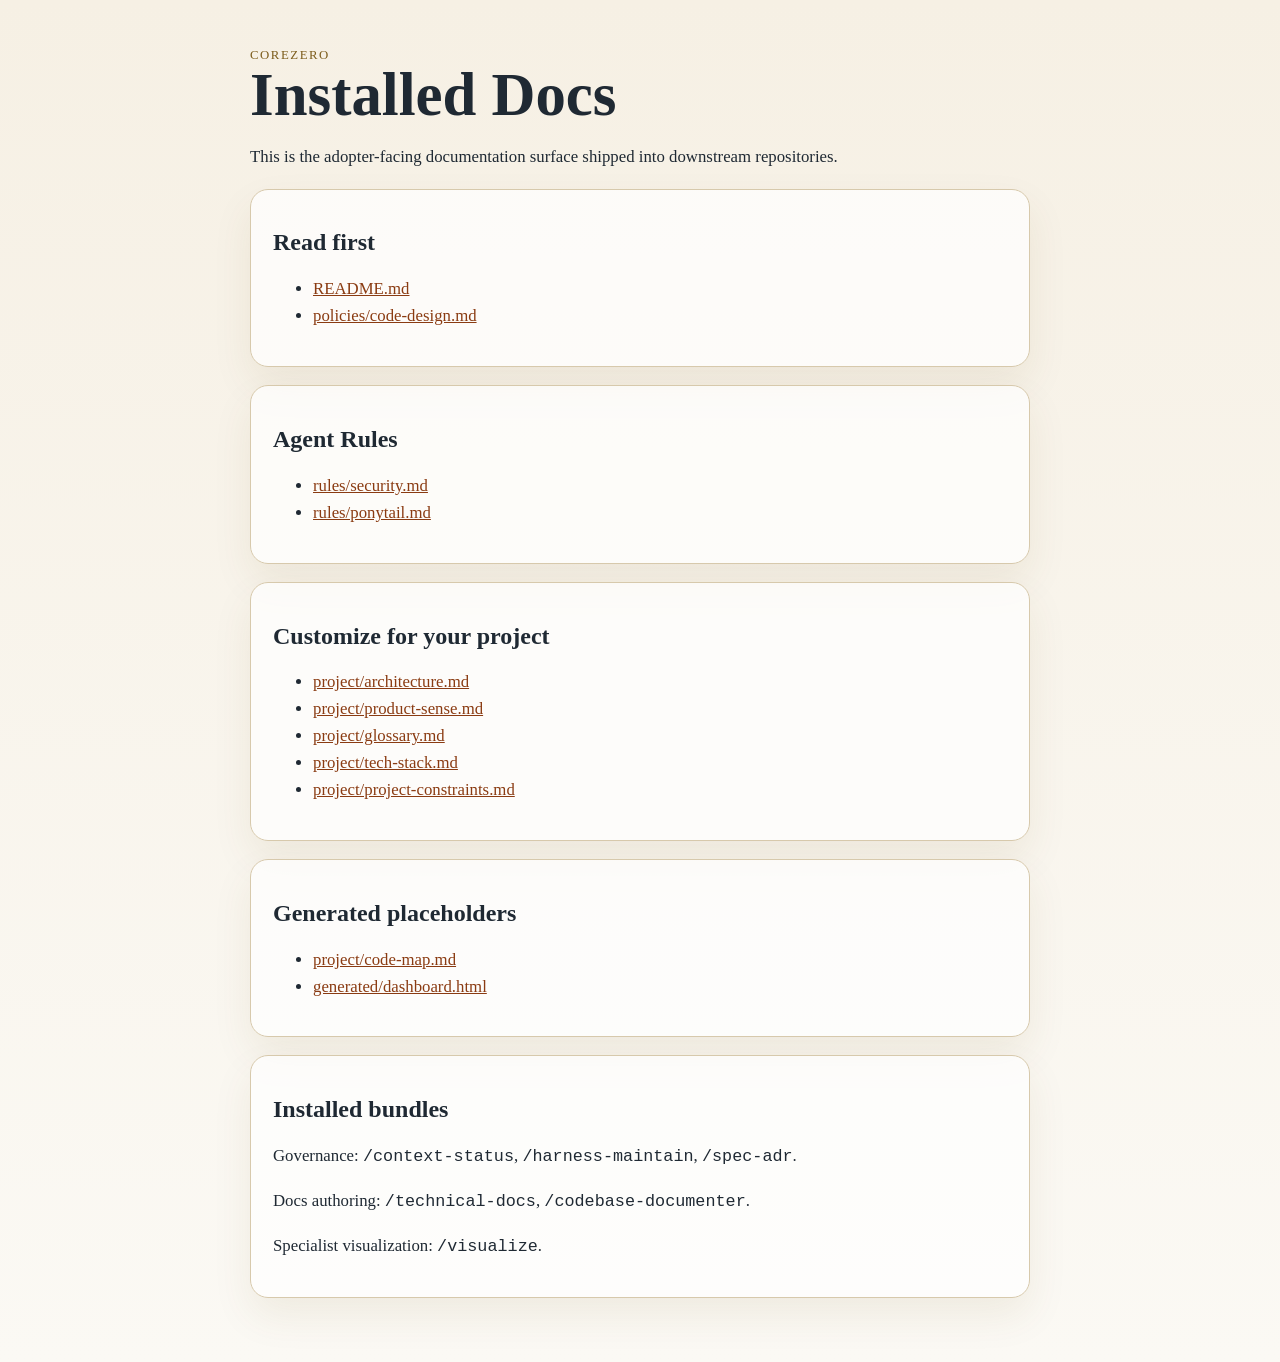
<file: kit/core-zero/index.html>
<!DOCTYPE html>
<html>

<head>
    <meta charset="UTF-8">
    <meta name="viewport" content="width=device-width, initial-scale=1.0">
    <title>CoreZero Docs</title>
    <style>
        :root {
            color-scheme: light dark;
            font-family: "Iowan Old Style", "Palatino Linotype", "Book Antiqua", Georgia, serif;
        }

        @media (prefers-color-scheme: dark) {
            :root {
                --bg-start: #1a1a1a;
                --bg-end: #2d2d2d;
                --text: #e0ddd8;
                --card-bg: rgba(50, 50, 50, 0.88);
                --card-border: #555;
                --eyebrow: #c9a85c;
                --link: #d99b6f;
            }
        }

        @media (prefers-color-scheme: light) {
            :root {
                --bg-start: #f6f0e4;
                --bg-end: #fbf9f4;
                --text: #1f2933;
                --card-bg: rgba(255, 255, 255, 0.74);
                --card-border: #d7c9ac;
                --eyebrow: #7c5c1b;
                --link: #8a3b12;
            }
        }

        body {
            margin: 0;
            background: linear-gradient(180deg, var(--bg-start) 0%, var(--bg-end) 100%);
            color: var(--text);
        }

        main {
            max-width: 780px;
            margin: 0 auto;
            padding: 48px 24px 64px;
        }

        h1 {
            font-size: clamp(2.2rem, 5vw, 3.8rem);
            line-height: 1.05;
            margin: 0 0 12px;
        }

        p,
        li {
            font-size: 1.05rem;
            line-height: 1.6;
        }

        .eyebrow {
            letter-spacing: 0.12em;
            text-transform: uppercase;
            font-size: 0.8rem;
            color: #7c5c1b;
        }

        .card {
            background: var(--card-bg);
            border: 1px solid var(--card-border);
            border-radius: 18px;
            padding: 20px 22px;
            margin-top: 18px;
            box-shadow: 0 18px 40px rgba(105, 79, 18, 0.08);
        }

        a {
            color: var(--link);
        }
    </style>
</head>

<body>
    <main>
        <div class="eyebrow">CoreZero</div>
        <h1>Installed Docs</h1>
        <p>This is the adopter-facing documentation surface shipped into downstream repositories.</p>

        <section class="card">
            <h2>Read first</h2>
            <ul>
                <li><a href="README.md">README.md</a></li>
                <li><a href="policies/code-design.md">policies/code-design.md</a></li>
            </ul>
        </section>

        <section class="card">
            <h2>Agent Rules</h2>
            <ul>

                <li><a href="rules/security.md">rules/security.md</a></li>
                <li><a href="rules/ponytail.md">rules/ponytail.md</a></li>
            </ul>
        </section>

        <section class="card">
            <h2>Customize for your project</h2>
            <ul>
                <li><a href="project/architecture.md">project/architecture.md</a></li>
                <li><a href="project/product-sense.md">project/product-sense.md</a></li>
                <li><a href="project/glossary.md">project/glossary.md</a></li>
                <li><a href="project/tech-stack.md">project/tech-stack.md</a></li>
                <li><a href="project/project-constraints.md">project/project-constraints.md</a></li>
            </ul>
        </section>

        <section class="card">
            <h2>Generated placeholders</h2>
            <ul>
                <li><a href="project/code-map.md">project/code-map.md</a></li>
                <li><a href="generated/dashboard.html">generated/dashboard.html</a></li>
            </ul>
        </section>

        <section class="card">
            <h2>Installed bundles</h2>
            <p>Governance: <code>/context-status</code>, <code>/harness-maintain</code>, <code>/spec-adr</code>.</p>
            <p>Docs authoring: <code>/technical-docs</code>, <code>/codebase-documenter</code>.</p>
            <p>Specialist visualization: <code>/visualize</code>.</p>
        </section>
    </main>
</body>

</html>
</file>
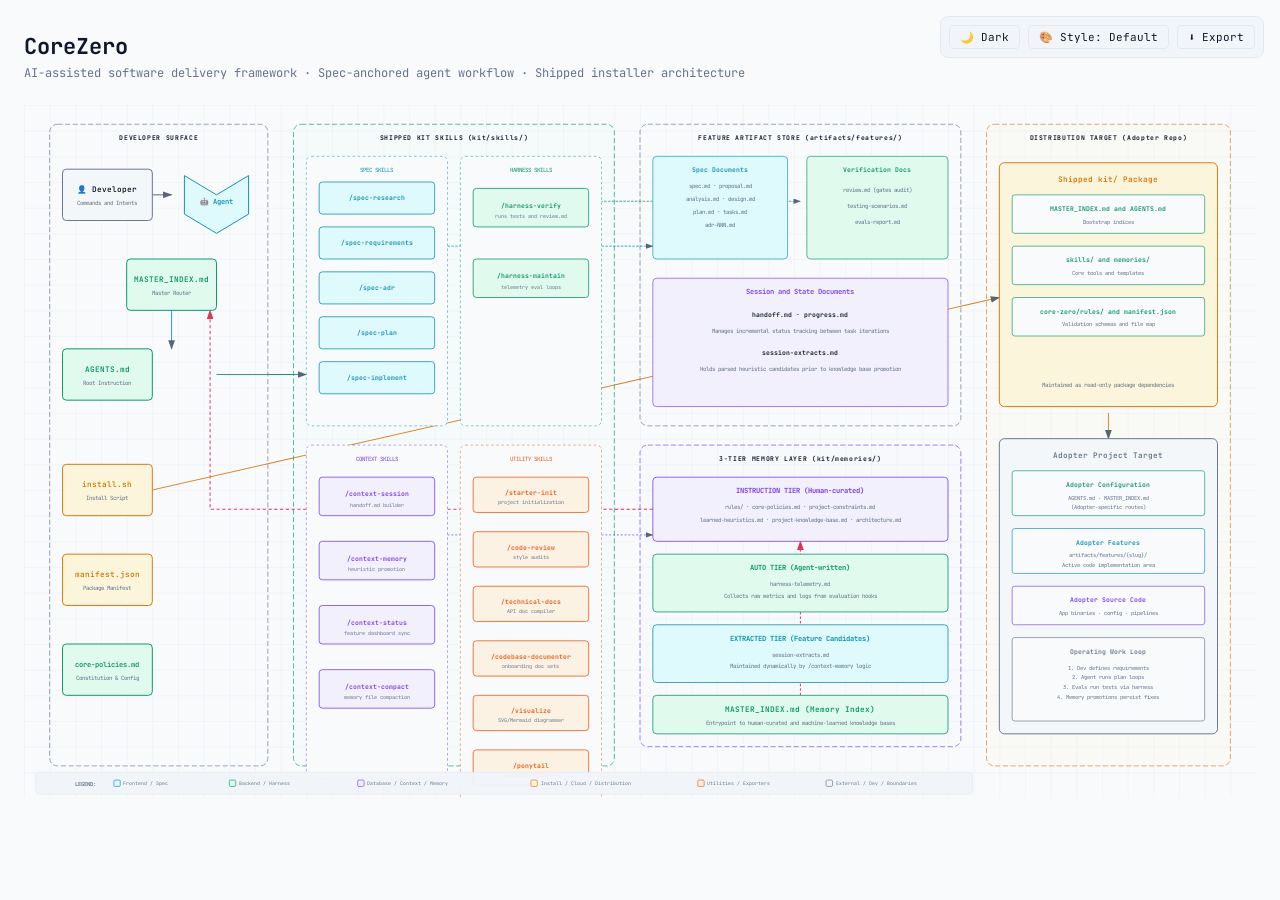
<file: documents/architecture-diagram.html>
<!DOCTYPE html>
<html lang="en" data-theme="dark">

<head>
  <meta charset="UTF-8">
  <meta name="viewport" content="width=device-width, initial-scale=1.0">
  <title>CoreZero — System Architecture</title>
  <link href="https://fonts.googleapis.com/css2?family=JetBrains+Mono:wght@400;500;600;700&display=swap"
    rel="stylesheet">
  <style>
    :root[data-theme="dark"] {
      --bg: #020617;
      --grid: #1e293b;
      --text-primary: #f1f5f9;
      --text-secondary: #94a3b8;
      --border: #334155;
      --toolbar-bg: rgba(15, 23, 42, 0.9);
      --fe-fill: rgba(8, 51, 68, 0.4);
      --fe-stroke: #22d3ee;
      --be-fill: rgba(6, 78, 59, 0.4);
      --be-stroke: #34d399;
      --db-fill: rgba(76, 29, 149, 0.4);
      --db-stroke: #a78bfa;
      --cloud-fill: rgba(120, 53, 15, 0.3);
      --cloud-stroke: #fbbf24;
      --sec-fill: rgba(136, 19, 55, 0.4);
      --sec-stroke: #fb7185;
      --bus-fill: rgba(251, 146, 60, 0.3);
      --bus-stroke: #fb923c;
      --ext-fill: rgba(30, 41, 59, 0.5);
      --ext-stroke: #94a3b8;
      --fe-region-fill: rgba(8, 51, 68, 0.05);
      --be-region-fill: rgba(6, 78, 59, 0.04);
      --db-region-fill: rgba(76, 29, 149, 0.05);
      --cloud-region-fill: rgba(120, 53, 15, 0.07);
      --ext-region-fill: rgba(30, 41, 59, 0.06);
      --arrow-color: #64748b;
      --arrow-rose: #fb7185;
    }

    :root[data-theme="light"] {
      --bg: #f8fafc;
      --grid: #cbd5e1;
      --text-primary: #0f172a;
      --text-secondary: #64748b;
      --border: #e2e8f0;
      --toolbar-bg: rgba(241, 245, 249, 0.95);
      --fe-fill: rgba(207, 250, 254, 0.6);
      --fe-stroke: #0891b2;
      --be-fill: rgba(209, 250, 229, 0.6);
      --be-stroke: #059669;
      --db-fill: rgba(237, 233, 254, 0.6);
      --db-stroke: #7c3aed;
      --cloud-fill: rgba(254, 243, 199, 0.6);
      --cloud-stroke: #d97706;
      --sec-fill: rgba(255, 228, 230, 0.6);
      --sec-stroke: #e11d48;
      --bus-fill: rgba(255, 237, 213, 0.6);
      --bus-stroke: #ea580c;
      --ext-fill: rgba(241, 245, 249, 0.6);
      --ext-stroke: #64748b;
      --fe-region-fill: rgba(207, 250, 254, 0.1);
      --be-region-fill: rgba(209, 250, 229, 0.1);
      --db-region-fill: rgba(237, 233, 254, 0.1);
      --cloud-region-fill: rgba(254, 243, 199, 0.1);
      --ext-region-fill: rgba(241, 245, 249, 0.1);
      --arrow-color: #475569;
      --arrow-rose: #e11d48;
    }

    /* Blueprint Preset Overrides */
    :root[data-style="blueprint"] {
      --bg: #0b2545;
      --grid: #134074;
      --text-primary: #ffffff;
      --text-secondary: #8da9c4;
      --border: #134074;
      --toolbar-bg: rgba(11, 37, 69, 0.9);
      --fe-fill: rgba(255, 255, 255, 0.05);
      --fe-stroke: #ffffff;
      --be-fill: rgba(255, 255, 255, 0.05);
      --be-stroke: #ffffff;
      --db-fill: rgba(255, 255, 255, 0.05);
      --db-stroke: #ffffff;
      --cloud-fill: rgba(255, 255, 255, 0.05);
      --cloud-stroke: #ffffff;
      --sec-fill: rgba(255, 255, 255, 0.05);
      --sec-stroke: #ffffff;
      --bus-fill: rgba(255, 255, 255, 0.05);
      --bus-stroke: #ffffff;
      --ext-fill: rgba(255, 255, 255, 0.05);
      --ext-stroke: #ffffff;
      --fe-region-fill: transparent;
      --be-region-fill: transparent;
      --db-region-fill: transparent;
      --cloud-region-fill: transparent;
      --ext-region-fill: transparent;
      --arrow-color: #ffffff;
      --arrow-rose: #ffffff;
    }

    /* Notion Minimal Preset Overrides */
    :root[data-style="notion"][data-theme="light"] {
      --bg: #ffffff;
      --grid: #f1f1f1;
      --text-primary: #37352f;
      --text-secondary: #787774;
      --border: #dfdfde;
      --toolbar-bg: rgba(255, 255, 255, 0.95);
      --fe-fill: #f2f1ee;
      --fe-stroke: #37352f;
      --be-fill: #f2f1ee;
      --be-stroke: #37352f;
      --db-fill: #f2f1ee;
      --db-stroke: #37352f;
      --cloud-fill: #f2f1ee;
      --cloud-stroke: #37352f;
      --sec-fill: #f2f1ee;
      --sec-stroke: #37352f;
      --bus-fill: #f2f1ee;
      --bus-stroke: #37352f;
      --ext-fill: #f2f1ee;
      --ext-stroke: #37352f;
      --fe-region-fill: transparent;
      --be-region-fill: transparent;
      --db-region-fill: transparent;
      --cloud-region-fill: transparent;
      --ext-region-fill: transparent;
      --arrow-color: #37352f;
      --arrow-rose: #37352f;
    }

    :root[data-style="notion"][data-theme="dark"] {
      --bg: #191919;
      --grid: #2c2c2c;
      --text-primary: #ffffff;
      --text-secondary: #9b9b9b;
      --border: #2c2c2c;
      --toolbar-bg: rgba(25, 25, 25, 0.9);
      --fe-fill: #252525;
      --fe-stroke: #ffffff;
      --be-fill: #252525;
      --be-stroke: #ffffff;
      --db-fill: #252525;
      --db-stroke: #ffffff;
      --cloud-fill: #252525;
      --cloud-stroke: #ffffff;
      --sec-fill: #252525;
      --sec-stroke: #ffffff;
      --bus-fill: #252525;
      --bus-stroke: #ffffff;
      --ext-fill: #252525;
      --ext-stroke: #ffffff;
      --fe-region-fill: transparent;
      --be-region-fill: transparent;
      --db-region-fill: transparent;
      --cloud-region-fill: transparent;
      --ext-region-fill: transparent;
      --arrow-color: #ffffff;
      --arrow-rose: #ffffff;
    }

    * {
      box-sizing: border-box;
      margin: 0;
      padding: 0;
    }

    body {
      background: var(--bg);
      font-family: 'JetBrains Mono', monospace;
      color: var(--text-primary);
      min-height: 100vh;
      display: flex;
      flex-direction: column;
      align-items: center;
    }

    .toolbar {
      position: fixed;
      top: 16px;
      right: 16px;
      display: flex;
      gap: 8px;
      z-index: 100;
      background: var(--toolbar-bg);
      border: 1px solid var(--border);
      border-radius: 8px;
      padding: 8px;
      backdrop-filter: blur(8px);
    }

    .toolbar button {
      background: transparent;
      border: 1px solid var(--border);
      color: var(--text-primary);
      border-radius: 4px;
      padding: 4px 10px;
      font-size: 11px;
      font-family: inherit;
      cursor: pointer;
      transition: background 0.15s;
    }

    .toolbar button:hover {
      background: var(--border);
    }

    .export-wrap {
      position: relative;
    }

    .export-menu {
      display: none;
      position: absolute;
      top: 100%;
      right: 0;
      margin-top: 4px;
      background: var(--toolbar-bg);
      border: 1px solid var(--border);
      border-radius: 8px;
      padding: 6px;
      min-width: 180px;
      backdrop-filter: blur(8px);
      z-index: 200;
    }

    .export-menu.open {
      display: flex;
      flex-direction: column;
      gap: 4px;
    }

    .export-menu button {
      width: 100%;
      text-align: left;
    }

    .diagram-wrapper {
      padding: 32px 24px;
      width: 100%;
      max-width: 1800px;
    }

    h1.diagram-title {
      font-size: 22px;
      font-weight: 700;
      color: var(--text-primary);
      margin-bottom: 4px;
    }

    p.diagram-subtitle {
      font-size: 12px;
      color: var(--text-secondary);
      margin-bottom: 24px;
    }

    svg {
      width: 100%;
      height: auto;
    }
  </style>
</head>

<body>
  <div class="toolbar">
    <button id="btn-theme" title="Toggle theme (T)">🌙 Dark</button>
    <button id="btn-style" title="Cycle style presets (S)">🎨 Style: Default</button>
    <div class="export-wrap">
      <button id="btn-export" title="Export (E)">⬇ Export</button>
      <div class="export-menu" id="export-menu">
        <button id="exp-copy">📋 Copy PNG</button>
        <button id="exp-png">⬇ PNG (4×)</button>
        <button id="exp-jpeg">⬇ JPEG (4×)</button>
        <button id="exp-webp">⬇ WebP (4×)</button>
        <button id="exp-svg">⬇ SVG (dual-theme)</button>
      </div>
    </div>
  </div>

  <div class="diagram-wrapper">
    <h1 class="diagram-title">CoreZero</h1>
    <p class="diagram-subtitle">AI-assisted software delivery framework · Spec-anchored agent workflow · Shipped
      installer architecture</p>

    <svg id="diagram" viewBox="0 0 1920 1080" xmlns="http://www.w3.org/2000/svg">
      <defs>
        <pattern id="grid" width="40" height="40" patternUnits="userSpaceOnUse">
          <path d="M 40 0 L 0 0 0 40" fill="none" stroke="var(--grid)" stroke-width="0.5" />
        </pattern>
        <marker id="arrowhead" markerWidth="10" markerHeight="7" refX="9" refY="3.5" orient="auto">
          <polygon points="0 0, 10 3.5, 0 7" fill="var(--arrow-color)" />
        </marker>
        <marker id="arrowhead-rose" markerWidth="10" markerHeight="7" refX="9" refY="3.5" orient="auto">
          <polygon points="0 0, 10 3.5, 0 7" fill="var(--arrow-rose)" />
        </marker>
      </defs>

      <!-- Background -->
      <rect width="100%" height="100%" fill="var(--bg)" />
      <rect width="100%" height="100%" fill="url(#grid)" />

      <!-- ═══════════════════════════════════════════════════════════
           STEP 1: All connection lines drawn first (painter's order)
           ═══════════════════════════════════════════════════════════ -->
      <!-- Dev User to Agent -->
      <line x1="200" y1="140" x2="230" y2="140" stroke="var(--arrow-color)" stroke-width="1.5"
        marker-end="url(#arrowhead)" />

      <!-- Agent to Routing index -->
      <line x1="230" y1="280" x2="230" y2="380" stroke="var(--fe-stroke)" stroke-width="1.5"
        marker-end="url(#arrowhead)" />

      <!-- Routing index dispatch to Skills (spine line) -->
      <line x1="300" y1="420" x2="440" y2="420" stroke="var(--be-stroke)" stroke-width="1.5"
        marker-end="url(#arrowhead)" />

      <!-- Spec skills writes specs -->
      <line x1="660" y1="220" x2="980" y2="220" stroke="var(--fe-stroke)" stroke-width="1.2" stroke-dasharray="4,2"
        marker-end="url(#arrowhead)" />

      <!-- Harness verify checks and writes review.md -->
      <line x1="880" y1="150" x2="1210" y2="150" stroke="var(--be-stroke)" stroke-width="1.2" stroke-dasharray="4,2"
        marker-end="url(#arrowhead)" />

      <!-- Context skills extract feature updates -->
      <line x1="660" y1="670" x2="980" y2="670" stroke="var(--db-stroke)" stroke-width="1.2" stroke-dasharray="3,3"
        marker-end="url(#arrowhead)" />

      <!-- Context Memory promotes extracts to Instruction memory -->
      <line x1="1210" y1="920" x2="1210" y2="680" stroke="var(--arrow-rose)" stroke-width="1.5" stroke-dasharray="4,3"
        marker-end="url(#arrowhead-rose)" />

      <!-- Agent reads dynamic instruction memory context -->
      <path d="M 980 630 L 290 630 L 290 320" fill="none" stroke="var(--arrow-rose)" stroke-width="1.5"
        stroke-dasharray="5,4" marker-end="url(#arrowhead-rose)" />

      <!-- Installer script creates shipped kit/ -->
      <line x1="200" y1="600" x2="1520" y2="300" stroke="var(--cloud-stroke)" stroke-width="1.5"
        marker-end="url(#arrowhead)" />

      <!-- kit/ gets imported by adopter repo -->
      <line x1="1690" y1="480" x2="1690" y2="520" stroke="var(--cloud-stroke)" stroke-width="1.5"
        marker-end="url(#arrowhead)" />


      <!-- ═══════════════════════════════════════════════════════════
           STEP 2: Component Regions and Boxes
           ═══════════════════════════════════════════════════════════ -->

      <!-- ─── REGION: entry and developer surface ─── -->
      <rect x="40" y="30" width="340" height="1000" rx="12" fill="var(--ext-region-fill)" stroke="var(--ext-stroke)"
        stroke-width="1" stroke-dasharray="8,4" />
      <text x="210" y="55" fill="var(--text-primary)" font-size="10" font-weight="700" text-anchor="middle"
        font-family="'JetBrains Mono', monospace" letter-spacing="1">DEVELOPER SURFACE</text>

      <!-- Dev User -->
      <g>
        <rect x="60" y="100" width="140" height="80" rx="6" fill="var(--bg)" />
        <rect x="60" y="100" width="140" height="80" rx="6" fill="var(--ext-fill)" stroke="var(--ext-stroke)"
          stroke-width="1.5" />
        <text x="130" y="136" fill="var(--text-primary)" font-size="12" font-weight="600" text-anchor="middle"
          font-family="'JetBrains Mono', monospace">👤 Developer</text>
        <text x="130" y="156" fill="var(--text-secondary)" font-size="9" text-anchor="middle"
          font-family="'JetBrains Mono', monospace">Commands and Intents</text>
      </g>

      <!-- AI Agent Hexagon -->
      <g>
        <polygon points="300,140 350,110 350,170 300,200 250,170 250,110" fill="var(--bg)" />
        <polygon points="300,140 350,110 350,170 300,200 250,170 250,110" fill="var(--fe-fill)"
          stroke="var(--fe-stroke)" stroke-width="1.5" />
        <text x="300" y="154" fill="var(--fe-stroke)" font-size="11" font-weight="600" text-anchor="middle"
          font-family="'JetBrains Mono', monospace">🤖 Agent</text>
      </g>

      <!-- Master Index.md -->
      <g>
        <rect x="160" y="240" width="140" height="80" rx="6" fill="var(--bg)" />
        <rect x="160" y="240" width="140" height="80" rx="6" fill="var(--be-fill)" stroke="var(--be-stroke)"
          stroke-width="1.5" />
        <text x="230" y="276" fill="var(--be-stroke)" font-size="12" font-weight="600" text-anchor="middle"
          font-family="'JetBrains Mono', monospace">MASTER_INDEX.md</text>
        <text x="230" y="296" fill="var(--text-secondary)" font-size="9" text-anchor="middle"
          font-family="'JetBrains Mono', monospace">Master Router</text>
      </g>

      <!-- AGENTS.md entrypoint -->
      <g>
        <rect x="60" y="380" width="140" height="80" rx="6" fill="var(--bg)" />
        <rect x="60" y="380" width="140" height="80" rx="6" fill="var(--be-fill)" stroke="var(--be-stroke)"
          stroke-width="1.5" />
        <text x="130" y="416" fill="var(--be-stroke)" font-size="12" font-weight="600" text-anchor="middle"
          font-family="'JetBrains Mono', monospace">AGENTS.md</text>
        <text x="130" y="436" fill="var(--text-secondary)" font-size="9" text-anchor="middle"
          font-family="'JetBrains Mono', monospace">Root Instruction</text>
      </g>

      <!-- Installer install.sh -->
      <g>
        <rect x="60" y="560" width="140" height="80" rx="6" fill="var(--bg)" />
        <rect x="60" y="560" width="140" height="80" rx="6" fill="var(--cloud-fill)" stroke="var(--cloud-stroke)"
          stroke-width="1.5" />
        <text x="130" y="596" fill="var(--cloud-stroke)" font-size="12" font-weight="600" text-anchor="middle"
          font-family="'JetBrains Mono', monospace">install.sh</text>
        <text x="130" y="616" fill="var(--text-secondary)" font-size="9" text-anchor="middle"
          font-family="'JetBrains Mono', monospace">Install Script</text>
      </g>

      <!-- Manifest.json -->
      <g>
        <rect x="60" y="700" width="140" height="80" rx="6" fill="var(--bg)" />
        <rect x="60" y="700" width="140" height="80" rx="6" fill="var(--cloud-fill)" stroke="var(--cloud-stroke)"
          stroke-width="1.5" />
        <text x="130" y="736" fill="var(--cloud-stroke)" font-size="12" font-weight="600" text-anchor="middle"
          font-family="'JetBrains Mono', monospace">manifest.json</text>
        <text x="130" y="756" fill="var(--text-secondary)" font-size="9" text-anchor="middle"
          font-family="'JetBrains Mono', monospace">Package Manifest</text>
      </g>

      <!-- core-policies.md -->
      <g>
        <rect x="60" y="840" width="140" height="80" rx="6" fill="var(--bg)" />
        <rect x="60" y="840" width="140" height="80" rx="6" fill="var(--be-fill)" stroke="var(--be-stroke)"
          stroke-width="1.5" />
        <text x="130" y="876" fill="var(--be-stroke)" font-size="11" font-weight="600" text-anchor="middle"
          font-family="'JetBrains Mono', monospace">core-policies.md</text>
        <text x="130" y="896" fill="var(--text-secondary)" font-size="9" text-anchor="middle"
          font-family="'JetBrains Mono', monospace">Constitution & Config</text>
      </g>


      <!-- ─── REGION: Kit Skills ─── -->
      <rect x="420" y="30" width="500" height="1000" rx="12" fill="var(--be-region-fill)" stroke="var(--be-stroke)"
        stroke-width="1" stroke-dasharray="8,4" />
      <text x="670" y="55" fill="var(--text-primary)" font-size="10" font-weight="700" text-anchor="middle"
        font-family="'JetBrains Mono', monospace" letter-spacing="1">SHIPPED KIT SKILLS (kit/skills/)</text>

      <!-- Sub-region: Spec skills -->
      <g>
        <rect x="440" y="80" width="220" height="420" rx="8" fill="var(--bg)" stroke="var(--fe-stroke)"
          stroke-width="0.75" stroke-dasharray="4,4" />
        <text x="550" y="105" fill="var(--fe-stroke)" font-size="9" text-anchor="middle"
          font-family="'JetBrains Mono', monospace">SPEC SKILLS</text>

        <!-- spec-research -->
        <rect x="460" y="120" width="180" height="50" rx="5" fill="var(--bg)" />
        <rect x="460" y="120" width="180" height="50" rx="5" fill="var(--fe-fill)" stroke="var(--fe-stroke)"
          stroke-width="1.2" />
        <text x="550" y="148" fill="var(--fe-stroke)" font-size="10" font-weight="600" text-anchor="middle"
          font-family="'JetBrains Mono', monospace">/spec-research</text>

        <!-- spec-requirements -->
        <rect x="460" y="190" width="180" height="50" rx="5" fill="var(--bg)" />
        <rect x="460" y="190" width="180" height="50" rx="5" fill="var(--fe-fill)" stroke="var(--fe-stroke)"
          stroke-width="1.2" />
        <text x="550" y="218" fill="var(--fe-stroke)" font-size="10" font-weight="600" text-anchor="middle"
          font-family="'JetBrains Mono', monospace">/spec-requirements</text>

        <!-- spec-adr -->
        <rect x="460" y="260" width="180" height="50" rx="5" fill="var(--bg)" />
        <rect x="460" y="260" width="180" height="50" rx="5" fill="var(--fe-fill)" stroke="var(--fe-stroke)"
          stroke-width="1.2" />
        <text x="550" y="288" fill="var(--fe-stroke)" font-size="10" font-weight="600" text-anchor="middle"
          font-family="'JetBrains Mono', monospace">/spec-adr</text>

        <!-- spec-plan -->
        <rect x="460" y="330" width="180" height="50" rx="5" fill="var(--bg)" />
        <rect x="460" y="330" width="180" height="50" rx="5" fill="var(--fe-fill)" stroke="var(--fe-stroke)"
          stroke-width="1.2" />
        <text x="550" y="358" fill="var(--fe-stroke)" font-size="10" font-weight="600" text-anchor="middle"
          font-family="'JetBrains Mono', monospace">/spec-plan</text>

        <!-- spec-implement -->
        <rect x="460" y="400" width="180" height="50" rx="5" fill="var(--bg)" />
        <rect x="460" y="400" width="180" height="50" rx="5" fill="var(--fe-fill)" stroke="var(--fe-stroke)"
          stroke-width="1.2" />
        <text x="550" y="428" fill="var(--fe-stroke)" font-size="10" font-weight="600" text-anchor="middle"
          font-family="'JetBrains Mono', monospace">/spec-implement</text>
      </g>

      <!-- Sub-region: Harness skills -->
      <g>
        <rect x="680" y="80" width="220" height="420" rx="8" fill="var(--bg)" stroke="var(--be-stroke)"
          stroke-width="0.75" stroke-dasharray="4,4" />
        <text x="790" y="105" fill="var(--be-stroke)" font-size="9" text-anchor="middle"
          font-family="'JetBrains Mono', monospace">HARNESS SKILLS</text>

        <!-- harness-verify -->
        <rect x="700" y="130" width="180" height="60" rx="5" fill="var(--bg)" />
        <rect x="700" y="130" width="180" height="60" rx="5" fill="var(--be-fill)" stroke="var(--be-stroke)"
          stroke-width="1.2" />
        <text x="790" y="160" fill="var(--be-stroke)" font-size="10" font-weight="600" text-anchor="middle"
          font-family="'JetBrains Mono', monospace">/harness-verify</text>
        <text x="790" y="176" fill="var(--text-secondary)" font-size="8" text-anchor="middle"
          font-family="'JetBrains Mono', monospace">runs tests and review.md</text>

        <!-- harness-maintain -->
        <rect x="700" y="240" width="180" height="60" rx="5" fill="var(--bg)" />
        <rect x="700" y="240" width="180" height="60" rx="5" fill="var(--be-fill)" stroke="var(--be-stroke)"
          stroke-width="1.2" />
        <text x="790" y="270" fill="var(--be-stroke)" font-size="10" font-weight="600" text-anchor="middle"
          font-family="'JetBrains Mono', monospace">/harness-maintain</text>
        <text x="790" y="286" fill="var(--text-secondary)" font-size="8" text-anchor="middle"
          font-family="'JetBrains Mono', monospace">telemetry eval loops</text>
      </g>

      <!-- Sub-region: Context skills -->
      <g>
        <rect x="440" y="530" width="220" height="520" rx="8" fill="var(--bg)" stroke="var(--db-stroke)"
          stroke-width="0.75" stroke-dasharray="4,4" />
        <text x="550" y="555" fill="var(--db-stroke)" font-size="9" text-anchor="middle"
          font-family="'JetBrains Mono', monospace">CONTEXT SKILLS</text>

        <!-- context-session -->
        <rect x="460" y="580" width="180" height="60" rx="5" fill="var(--bg)" />
        <rect x="460" y="580" width="180" height="60" rx="5" fill="var(--db-fill)" stroke="var(--db-stroke)"
          stroke-width="1.2" />
        <text x="550" y="610" fill="var(--db-stroke)" font-size="10" font-weight="600" text-anchor="middle"
          font-family="'JetBrains Mono', monospace">/context-session</text>
        <text x="550" y="626" fill="var(--text-secondary)" font-size="8" text-anchor="middle"
          font-family="'JetBrains Mono', monospace">handoff.md builder</text>

        <!-- context-memory -->
        <rect x="460" y="680" width="180" height="60" rx="5" fill="var(--bg)" />
        <rect x="460" y="680" width="180" height="60" rx="5" fill="var(--db-fill)" stroke="var(--db-stroke)"
          stroke-width="1.2" />
        <text x="550" y="710" fill="var(--db-stroke)" font-size="10" font-weight="600" text-anchor="middle"
          font-family="'JetBrains Mono', monospace">/context-memory</text>
        <text x="550" y="726" fill="var(--text-secondary)" font-size="8" text-anchor="middle"
          font-family="'JetBrains Mono', monospace">heuristic promotion</text>

        <!-- context-status -->
        <rect x="460" y="780" width="180" height="60" rx="5" fill="var(--bg)" />
        <rect x="460" y="780" width="180" height="60" rx="5" fill="var(--db-fill)" stroke="var(--db-stroke)"
          stroke-width="1.2" />
        <text x="550" y="810" fill="var(--db-stroke)" font-size="10" font-weight="600" text-anchor="middle"
          font-family="'JetBrains Mono', monospace">/context-status</text>
        <text x="550" y="826" fill="var(--text-secondary)" font-size="8" text-anchor="middle"
          font-family="'JetBrains Mono', monospace">feature dashboard sync</text>

        <!-- context-compact -->
        <rect x="460" y="880" width="180" height="60" rx="5" fill="var(--bg)" />
        <rect x="460" y="880" width="180" height="60" rx="5" fill="var(--db-fill)" stroke="var(--db-stroke)"
          stroke-width="1.2" />
        <text x="550" y="910" fill="var(--db-stroke)" font-size="10" font-weight="600" text-anchor="middle"
          font-family="'JetBrains Mono', monospace">/context-compact</text>
        <text x="550" y="926" fill="var(--text-secondary)" font-size="8" text-anchor="middle"
          font-family="'JetBrains Mono', monospace">memory file compaction</text>
      </g>

      <!-- Sub-region: Utilities skills -->
      <g>
        <rect x="680" y="530" width="220" height="580" rx="8" fill="var(--bg)" stroke="var(--bus-stroke)"
          stroke-width="0.75" stroke-dasharray="4,4" />
        <text x="790" y="555" fill="var(--bus-stroke)" font-size="9" text-anchor="middle"
          font-family="'JetBrains Mono', monospace">UTILITY SKILLS</text>

        <!-- starter-init -->
        <rect x="700" y="580" width="180" height="55" rx="5" fill="var(--bg)" />
        <rect x="700" y="580" width="180" height="55" rx="5" fill="var(--bus-fill)" stroke="var(--bus-stroke)"
          stroke-width="1.2" />
        <text x="790" y="608" fill="var(--bus-stroke)" font-size="10" font-weight="600" text-anchor="middle"
          font-family="'JetBrains Mono', monospace">/starter-init</text>
        <text x="790" y="622" fill="var(--text-secondary)" font-size="8" text-anchor="middle"
          font-family="'JetBrains Mono', monospace">project initialization</text>

        <!-- code-review -->
        <rect x="700" y="665" width="180" height="55" rx="5" fill="var(--bg)" />
        <rect x="700" y="665" width="180" height="55" rx="5" fill="var(--bus-fill)" stroke="var(--bus-stroke)"
          stroke-width="1.2" />
        <text x="790" y="693" fill="var(--bus-stroke)" font-size="10" font-weight="600" text-anchor="middle"
          font-family="'JetBrains Mono', monospace">/code-review</text>
        <text x="790" y="707" fill="var(--text-secondary)" font-size="8" text-anchor="middle"
          font-family="'JetBrains Mono', monospace">style audits</text>

        <!-- technical-docs -->
        <rect x="700" y="750" width="180" height="55" rx="5" fill="var(--bg)" />
        <rect x="700" y="750" width="180" height="55" rx="5" fill="var(--bus-fill)" stroke="var(--bus-stroke)"
          stroke-width="1.2" />
        <text x="790" y="778" fill="var(--bus-stroke)" font-size="10" font-weight="600" text-anchor="middle"
          font-family="'JetBrains Mono', monospace">/technical-docs</text>
        <text x="790" y="792" fill="var(--text-secondary)" font-size="8" text-anchor="middle"
          font-family="'JetBrains Mono', monospace">API doc compiler</text>

        <!-- codebase-documenter -->
        <rect x="700" y="835" width="180" height="55" rx="5" fill="var(--bg)" />
        <rect x="700" y="835" width="180" height="55" rx="5" fill="var(--bus-fill)" stroke="var(--bus-stroke)"
          stroke-width="1.2" />
        <text x="790" y="863" fill="var(--bus-stroke)" font-size="10" font-weight="600" text-anchor="middle"
          font-family="'JetBrains Mono', monospace">/codebase-documenter</text>
        <text x="790" y="877" fill="var(--text-secondary)" font-size="8" text-anchor="middle"
          font-family="'JetBrains Mono', monospace">onboarding doc sets</text>

        <!-- visualize -->
        <rect x="700" y="920" width="180" height="55" rx="5" fill="var(--bg)" />
        <rect x="700" y="920" width="180" height="55" rx="5" fill="var(--bus-fill)" stroke="var(--bus-stroke)"
          stroke-width="1.2" />
        <text x="790" y="948" fill="var(--bus-stroke)" font-size="10" font-weight="600" text-anchor="middle"
          font-family="'JetBrains Mono', monospace">/visualize</text>
        <text x="790" y="962" fill="var(--text-secondary)" font-size="8" text-anchor="middle"
          font-family="'JetBrains Mono', monospace">SVG/Mermaid diagrammer</text>

        <!-- ponytail -->
        <rect x="700" y="1005" width="180" height="55" rx="5" fill="var(--bg)" />
        <rect x="700" y="1005" width="180" height="55" rx="5" fill="var(--bus-fill)" stroke="var(--bus-stroke)"
          stroke-width="1.2" />
        <text x="790" y="1033" fill="var(--bus-stroke)" font-size="10" font-weight="600" text-anchor="middle"
          font-family="'JetBrains Mono', monospace">/ponytail</text>
        <text x="790" y="1047" fill="var(--text-secondary)" font-size="8" text-anchor="middle"
          font-family="'JetBrains Mono', monospace">simplicity enforcer</text>
      </g>


      <!-- ─── REGION: Feature Artifacts ─── -->
      <rect x="960" y="30" width="500" height="470" rx="12" fill="var(--ext-region-fill)" stroke="var(--ext-stroke)"
        stroke-width="1" stroke-dasharray="8,4" />
      <text x="1210" y="55" fill="var(--text-primary)" font-size="10" font-weight="700" text-anchor="middle"
        font-family="'JetBrains Mono', monospace" letter-spacing="1">FEATURE ARTIFACT STORE (artifacts/features/)</text>

      <!-- Spec docs -->
      <g>
        <rect x="980" y="80" width="210" height="160" rx="6" fill="var(--bg)" />
        <rect x="980" y="80" width="210" height="160" rx="6" fill="var(--fe-fill)" stroke="var(--fe-stroke)"
          stroke-width="1" />
        <text x="1085" y="105" fill="var(--fe-stroke)" font-size="10" font-weight="600" text-anchor="middle"
          font-family="'JetBrains Mono', monospace">Spec Documents</text>
        <text x="1085" y="130" fill="var(--text-secondary)" font-size="9" text-anchor="middle"
          font-family="'JetBrains Mono', monospace">spec.md · proposal.md</text>
        <text x="1085" y="150" fill="var(--text-secondary)" font-size="9" text-anchor="middle"
          font-family="'JetBrains Mono', monospace">analysis.md · design.md</text>
        <text x="1085" y="170" fill="var(--text-secondary)" font-size="9" text-anchor="middle"
          font-family="'JetBrains Mono', monospace">plan.md · tasks.md</text>
        <text x="1085" y="190" fill="var(--text-secondary)" font-size="9" text-anchor="middle"
          font-family="'JetBrains Mono', monospace">adr-NNN.md</text>
      </g>

      <!-- Verification Docs -->
      <g>
        <rect x="1220" y="80" width="220" height="160" rx="6" fill="var(--bg)" />
        <rect x="1220" y="80" width="220" height="160" rx="6" fill="var(--be-fill)" stroke="var(--be-stroke)"
          stroke-width="1" />
        <text x="1330" y="105" fill="var(--be-stroke)" font-size="10" font-weight="600" text-anchor="middle"
          font-family="'JetBrains Mono', monospace">Verification Docs</text>
        <text x="1330" y="135" fill="var(--text-secondary)" font-size="9" text-anchor="middle"
          font-family="'JetBrains Mono', monospace">review.md (gates audit)</text>
        <text x="1330" y="160" fill="var(--text-secondary)" font-size="9" text-anchor="middle"
          font-family="'JetBrains Mono', monospace">testing-scenarios.md</text>
        <text x="1330" y="185" fill="var(--text-secondary)" font-size="9" text-anchor="middle"
          font-family="'JetBrains Mono', monospace">evals-report.md</text>
      </g>

      <!-- Context artifacts -->
      <g>
        <rect x="980" y="270" width="460" height="200" rx="6" fill="var(--bg)" />
        <rect x="980" y="270" width="460" height="200" rx="6" fill="var(--db-fill)" stroke="var(--db-stroke)"
          stroke-width="1" />
        <text x="1210" y="295" fill="var(--db-stroke)" font-size="11" font-weight="600" text-anchor="middle"
          font-family="'JetBrains Mono', monospace">Session and State Documents</text>
        <text x="1210" y="330" fill="var(--text-primary)" font-size="10" font-weight="600" text-anchor="middle"
          font-family="'JetBrains Mono', monospace">handoff.md · progress.md</text>
        <text x="1210" y="355" fill="var(--text-secondary)" font-size="9" text-anchor="middle"
          font-family="'JetBrains Mono', monospace">Manages incremental status tracking between task iterations</text>
        <text x="1210" y="390" fill="var(--text-primary)" font-size="10" font-weight="600" text-anchor="middle"
          font-family="'JetBrains Mono', monospace">session-extracts.md</text>
        <text x="1210" y="415" fill="var(--text-secondary)" font-size="9" text-anchor="middle"
          font-family="'JetBrains Mono', monospace">Holds parsed heuristic candidates prior to knowledge base
          promotion</text>
      </g>


      <!-- ─── REGION: Shipped Memory and Rules ─── -->
      <rect x="960" y="530" width="500" height="470" rx="12" fill="var(--db-region-fill)" stroke="var(--db-stroke)"
        stroke-width="1" stroke-dasharray="8,4" />
      <text x="1210" y="555" fill="var(--text-primary)" font-size="10" font-weight="700" text-anchor="middle"
        font-family="'JetBrains Mono', monospace" letter-spacing="1">3-TIER MEMORY LAYER (kit/memories/)</text>

      <!-- Instruction Tier -->
      <g>
        <rect x="980" y="580" width="460" height="100" rx="6" fill="var(--bg)" />
        <rect x="980" y="580" width="460" height="100" rx="6" fill="var(--db-fill)" stroke="var(--db-stroke)"
          stroke-width="1.2" />
        <text x="1210" y="605" fill="var(--db-stroke)" font-size="11" font-weight="700" text-anchor="middle"
          font-family="'JetBrains Mono', monospace">INSTRUCTION TIER (Human-curated)</text>
        <text x="1210" y="630" fill="var(--text-secondary)" font-size="9" text-anchor="middle"
          font-family="'JetBrains Mono', monospace">rules/ · core-policies.md · project-constraints.md</text>
        <text x="1210" y="650" fill="var(--text-secondary)" font-size="9" text-anchor="middle"
          font-family="'JetBrains Mono', monospace">learned-heuristics.md · project-knowledge-base.md ·
          architecture.md</text>
      </g>

      <!-- Auto Tier -->
      <g>
        <rect x="980" y="700" width="460" height="90" rx="6" fill="var(--bg)" />
        <rect x="980" y="700" width="460" height="90" rx="6" fill="var(--be-fill)" stroke="var(--be-stroke)"
          stroke-width="1.2" />
        <text x="1210" y="725" fill="var(--be-stroke)" font-size="11" font-weight="700" text-anchor="middle"
          font-family="'JetBrains Mono', monospace">AUTO TIER (Agent-written)</text>
        <text x="1210" y="750" fill="var(--text-secondary)" font-size="9" text-anchor="middle"
          font-family="'JetBrains Mono', monospace">harness-telemetry.md</text>
        <text x="1210" y="768" fill="var(--text-secondary)" font-size="9" text-anchor="middle"
          font-family="'JetBrains Mono', monospace">Collects raw metrics and logs from evaluation hooks</text>
      </g>

      <!-- Extracted Tier -->
      <g>
        <rect x="980" y="810" width="460" height="90" rx="6" fill="var(--bg)" />
        <rect x="980" y="810" width="460" height="90" rx="6" fill="var(--fe-fill)" stroke="var(--fe-stroke)"
          stroke-width="1.2" />
        <text x="1210" y="835" fill="var(--fe-stroke)" font-size="11" font-weight="700" text-anchor="middle"
          font-family="'JetBrains Mono', monospace">EXTRACTED TIER (Feature Candidates)</text>
        <text x="1210" y="860" fill="var(--text-secondary)" font-size="9" text-anchor="middle"
          font-family="'JetBrains Mono', monospace">session-extracts.md</text>
        <text x="1210" y="878" fill="var(--text-secondary)" font-size="9" text-anchor="middle"
          font-family="'JetBrains Mono', monospace">Maintained dynamically by /context-memory logic</text>
      </g>

      <!-- Memory router -->
      <g>
        <rect x="980" y="920" width="460" height="60" rx="6" fill="var(--bg)" />
        <rect x="980" y="920" width="460" height="60" rx="6" fill="var(--be-fill)" stroke="var(--be-stroke)"
          stroke-width="1.2" />
        <text x="1210" y="946" fill="var(--be-stroke)" font-size="12" font-weight="600" text-anchor="middle"
          font-family="'JetBrains Mono', monospace">MASTER_INDEX.md (Memory Index)</text>
        <text x="1210" y="966" fill="var(--text-secondary)" font-size="9" text-anchor="middle"
          font-family="'JetBrains Mono', monospace">Entrypoint to human-curated and machine-learned knowledge
          bases</text>
      </g>


      <!-- ─── REGION: Adopter Workspace ─── -->
      <rect x="1500" y="30" width="380" height="1000" rx="12" fill="var(--cloud-region-fill)"
        stroke="var(--cloud-stroke)" stroke-width="1" stroke-dasharray="8,4" />
      <text x="1690" y="55" fill="var(--text-primary)" font-size="10" font-weight="700" text-anchor="middle"
        font-family="'JetBrains Mono', monospace" letter-spacing="1">DISTRIBUTION TARGET (Adopter Repo)</text>

      <!-- Shipped Kit Package -->
      <g>
        <rect x="1520" y="90" width="340" height="380" rx="8" fill="var(--bg)" />
        <rect x="1520" y="90" width="340" height="380" rx="8" fill="var(--cloud-fill)" stroke="var(--cloud-stroke)"
          stroke-width="1.5" />
        <text x="1690" y="120" fill="var(--cloud-stroke)" font-size="12" font-weight="600" text-anchor="middle"
          font-family="'JetBrains Mono', monospace">Shipped kit/ Package</text>

        <rect x="1540" y="140" width="300" height="60" rx="4" fill="var(--bg)" stroke="var(--be-stroke)"
          stroke-width="1" />
        <text x="1690" y="165" fill="var(--be-stroke)" font-size="10" font-weight="600" text-anchor="middle"
          font-family="'JetBrains Mono', monospace">MASTER_INDEX.md and AGENTS.md</text>
        <text x="1690" y="185" fill="var(--text-secondary)" font-size="8.5" text-anchor="middle"
          font-family="'JetBrains Mono', monospace">Bootstrap indices</text>

        <rect x="1540" y="220" width="300" height="60" rx="4" fill="var(--bg)" stroke="var(--be-stroke)"
          stroke-width="1" />
        <text x="1690" y="245" fill="var(--be-stroke)" font-size="10" font-weight="600" text-anchor="middle"
          font-family="'JetBrains Mono', monospace">skills/ and memories/</text>
        <text x="1690" y="265" fill="var(--text-secondary)" font-size="8.5" text-anchor="middle"
          font-family="'JetBrains Mono', monospace">Core tools and templates</text>

        <rect x="1540" y="300" width="300" height="60" rx="4" fill="var(--bg)" stroke="var(--be-stroke)"
          stroke-width="1" />
        <text x="1690" y="325" fill="var(--be-stroke)" font-size="10" font-weight="600" text-anchor="middle"
          font-family="'JetBrains Mono', monospace">core-zero/rules/ and manifest.json</text>
        <text x="1690" y="345" fill="var(--text-secondary)" font-size="8.5" text-anchor="middle"
          font-family="'JetBrains Mono', monospace">Validation schemas and file map</text>

        <text x="1690" y="440" fill="var(--text-secondary)" font-size="9" text-anchor="middle"
          font-family="'JetBrains Mono', monospace">Maintained as read-only package dependencies</text>
      </g>

      <!-- Adopter repo target -->
      <g>
        <rect x="1520" y="520" width="340" height="460" rx="8" fill="var(--bg)" />
        <rect x="1520" y="520" width="340" height="460" rx="8" fill="var(--ext-fill)" stroke="var(--ext-stroke)"
          stroke-width="1.5" />
        <text x="1690" y="550" fill="var(--ext-stroke)" font-size="12" font-weight="600" text-anchor="middle"
          font-family="'JetBrains Mono', monospace">Adopter Project Target</text>

        <!-- Adopter config -->
        <rect x="1540" y="570" width="300" height="70" rx="4" fill="var(--bg)" stroke="var(--be-stroke)"
          stroke-width="1" />
        <text x="1690" y="595" fill="var(--be-stroke)" font-size="10" font-weight="600" text-anchor="middle"
          font-family="'JetBrains Mono', monospace">Adopter Configuration</text>
        <text x="1690" y="615" fill="var(--text-secondary)" font-size="8.5" text-anchor="middle"
          font-family="'JetBrains Mono', monospace">AGENTS.md · MASTER_INDEX.md</text>
        <text x="1690" y="630" fill="var(--text-secondary)" font-size="8.5" text-anchor="middle"
          font-family="'JetBrains Mono', monospace">(Adopter-specific routes)</text>

        <!-- Feature branches -->
        <rect x="1540" y="660" width="300" height="70" rx="4" fill="var(--bg)" stroke="var(--fe-stroke)"
          stroke-width="1" />
        <text x="1690" y="685" fill="var(--fe-stroke)" font-size="10" font-weight="600" text-anchor="middle"
          font-family="'JetBrains Mono', monospace">Adopter Features</text>
        <text x="1690" y="705" fill="var(--text-secondary)" font-size="8.5" text-anchor="middle"
          font-family="'JetBrains Mono', monospace">artifacts/features/{slug}/</text>
        <text x="1690" y="720" fill="var(--text-secondary)" font-size="8.5" text-anchor="middle"
          font-family="'JetBrains Mono', monospace">Active code implementation area</text>

        <!-- Adopter sources -->
        <rect x="1540" y="750" width="300" height="60" rx="4" fill="var(--bg)" stroke="var(--db-stroke)"
          stroke-width="1" />
        <text x="1690" y="775" fill="var(--db-stroke)" font-size="10" font-weight="600" text-anchor="middle"
          font-family="'JetBrains Mono', monospace">Adopter Source Code</text>
        <text x="1690" y="795" fill="var(--text-secondary)" font-size="8.5" text-anchor="middle"
          font-family="'JetBrains Mono', monospace">App binaries · config · pipelines</text>

        <!-- Developer work loop -->
        <rect x="1540" y="830" width="300" height="130" rx="4" fill="var(--bg)" stroke="var(--ext-stroke)"
          stroke-width="1" />
        <text x="1690" y="855" fill="var(--ext-stroke)" font-size="10" font-weight="600" text-anchor="middle"
          font-family="'JetBrains Mono', monospace">Operating Work Loop</text>
        <text x="1690" y="880" fill="var(--text-secondary)" font-size="8.5" text-anchor="middle"
          font-family="'JetBrains Mono', monospace">1. Dev defines requirements</text>
        <text x="1690" y="895" fill="var(--text-secondary)" font-size="8.5" text-anchor="middle"
          font-family="'JetBrains Mono', monospace">2. Agent runs plan loops</text>
        <text x="1690" y="910" fill="var(--text-secondary)" font-size="8.5" text-anchor="middle"
          font-family="'JetBrains Mono', monospace">3. Evals run tests via harness</text>
        <text x="1690" y="925" fill="var(--text-secondary)" font-size="8.5" text-anchor="middle"
          font-family="'JetBrains Mono', monospace">4. Memory promotions persist fixes</text>
      </g>

      <!-- ─── Legend ─── -->
      <rect x="18" y="1040" width="1460" height="34" rx="6" fill="var(--toolbar-bg)" stroke="var(--border)"
        stroke-width="1" />
      <text x="80" y="1061" fill="var(--text-secondary)" font-size="8.5" font-family="'JetBrains Mono', monospace"
        font-weight="700">LEGEND:</text>

      <rect x="140" y="1052" width="10" height="10" rx="2" fill="var(--fe-fill)" stroke="var(--fe-stroke)"
        stroke-width="1" />
      <text x="155" y="1060" fill="var(--text-secondary)" font-size="7.5"
        font-family="'JetBrains Mono', monospace">Frontend / Spec</text>

      <rect x="320" y="1052" width="10" height="10" rx="2" fill="var(--be-fill)" stroke="var(--be-stroke)"
        stroke-width="1" />
      <text x="335" y="1060" fill="var(--text-secondary)" font-size="7.5"
        font-family="'JetBrains Mono', monospace">Backend / Harness</text>

      <rect x="520" y="1052" width="10" height="10" rx="2" fill="var(--db-fill)" stroke="var(--db-stroke)"
        stroke-width="1" />
      <text x="535" y="1060" fill="var(--text-secondary)" font-size="7.5"
        font-family="'JetBrains Mono', monospace">Database / Context / Memory</text>

      <rect x="790" y="1052" width="10" height="10" rx="2" fill="var(--cloud-fill)" stroke="var(--cloud-stroke)"
        stroke-width="1" />
      <text x="805" y="1060" fill="var(--text-secondary)" font-size="7.5"
        font-family="'JetBrains Mono', monospace">Install / Cloud / Distribution</text>

      <rect x="1050" y="1052" width="10" height="10" rx="2" fill="var(--bus-fill)" stroke="var(--bus-stroke)"
        stroke-width="1" />
      <text x="1065" y="1060" fill="var(--text-secondary)" font-size="7.5"
        font-family="'JetBrains Mono', monospace">Utilities / Exporters</text>

      <rect x="1250" y="1052" width="10" height="10" rx="2" fill="var(--ext-fill)" stroke="var(--ext-stroke)"
        stroke-width="1" />
      <text x="1265" y="1060" fill="var(--text-secondary)" font-size="7.5"
        font-family="'JetBrains Mono', monospace">External / Dev / Boundaries</text>

    </svg>
  </div>

  <script>
    (() => {
      const root = document.documentElement;
      const btnTheme = document.getElementById('btn-theme');
      const btnStyle = document.getElementById('btn-style');

      // Theme logic
      const savedTheme = localStorage.getItem('arch-theme');
      const prefersDark = window.matchMedia('(prefers-color-scheme: dark)').matches;
      let theme = savedTheme || (prefersDark ? 'dark' : 'light');

      function applyTheme(t) {
        theme = t;
        root.setAttribute('data-theme', t);
        btnTheme.textContent = t === 'dark' ? '☀ Light' : '🌙 Dark';
        localStorage.setItem('arch-theme', t);
      }
      applyTheme(theme);
      btnTheme.addEventListener('click', () => applyTheme(theme === 'dark' ? 'light' : 'dark'));

      // Style logic
      const savedStyle = localStorage.getItem('arch-style') || 'default';
      let currentStyle = savedStyle;

      function applyStyle(s) {
        currentStyle = s;
        if (s === 'default') {
          root.removeAttribute('data-style');
        } else {
          root.setAttribute('data-style', s);
        }
        btnStyle.textContent = `🎨 Style: ${s.charAt(0).toUpperCase() + s.slice(1)}`;
        localStorage.setItem('arch-style', s);
      }
      applyStyle(currentStyle);

      const stylesList = ['default', 'blueprint', 'notion'];
      btnStyle.addEventListener('click', () => {
        const idx = stylesList.indexOf(currentStyle);
        const nextStyle = stylesList[(idx + 1) % stylesList.length];
        applyStyle(nextStyle);
      });

      const btnExport = document.getElementById('btn-export');
      const exportMenu = document.getElementById('export-menu');
      btnExport.addEventListener('click', e => { e.stopPropagation(); exportMenu.classList.toggle('open'); });
      document.addEventListener('click', () => exportMenu.classList.remove('open'));

      const svgEl = document.getElementById('diagram');
      const SCALE = 4;
      const TITLE = (document.querySelector('h1.diagram-title')?.textContent || 'diagram').trim().replace(/\s+/g, '-');

      function svgToPng(scale, format) {
        return new Promise(resolve => {
          const clone = svgEl.cloneNode(true);
          const [, , w, h] = svgEl.getAttribute('viewBox').split(' ').map(Number);
          clone.setAttribute('width', w * scale);
          clone.setAttribute('height', h * scale);
          const cs = getComputedStyle(root);
          const vars = ['--bg', '--grid', '--text-primary', '--text-secondary', '--border'];
          const styleEl = document.createElementNS('http://www.w3.org/2000/svg', 'style');
          styleEl.textContent = `:root{${vars.map(v => `${v}:${cs.getPropertyValue(v).trim()}`).join(';')}}`;
          clone.prepend(styleEl);
          const blob = new Blob([new XMLSerializer().serializeToString(clone)], { type: 'image/svg+xml' });
          const url = URL.createObjectURL(blob);
          const img = new Image();
          img.onload = () => {
            const canvas = document.createElement('canvas');
            canvas.width = w * scale; canvas.height = h * scale;
            canvas.getContext('2d').drawImage(img, 0, 0);
            URL.revokeObjectURL(url);
            const mime = { jpeg: 'image/jpeg', webp: 'image/webp' }[format] || 'image/png';
            canvas.toBlob(resolve, mime, 0.95);
          };
          img.src = url;
        });
      }

      function dl(blob, name) {
        const a = Object.assign(document.createElement('a'), { href: URL.createObjectURL(blob), download: name });
        a.click();
        setTimeout(() => URL.revokeObjectURL(a.href), 5000);
      }

      document.getElementById('exp-copy').addEventListener('click', async () => {
        const blob = await svgToPng(2, 'png');
        await navigator.clipboard.write([new ClipboardItem({ 'image/png': blob })]);
      });
      document.getElementById('exp-png').addEventListener('click', async () => dl(await svgToPng(SCALE, 'png'), `${TITLE}.png`));
      document.getElementById('exp-jpeg').addEventListener('click', async () => dl(await svgToPng(SCALE, 'jpeg'), `${TITLE}.jpg`));
      document.getElementById('exp-webp').addEventListener('click', async () => dl(await svgToPng(SCALE, 'webp'), `${TITLE}.webp`));
      document.getElementById('exp-svg').addEventListener('click', () => {
        const clone = svgEl.cloneNode(true);
        const style = document.createElementNS('http://www.w3.org/2000/svg', 'style');
        const cssDark = [
          '--bg:#020617;--grid:#1e293b;--text-primary:#f1f5f9;--text-secondary:#94a3b8;--border:#334155;',
          '--fe-fill:rgba(8,51,68,0.4);--fe-stroke:#22d3ee;',
          '--be-fill:rgba(6,78,59,0.4);--be-stroke:#34d399;',
          '--db-fill:rgba(76,29,149,0.4);--db-stroke:#a78bfa;',
          '--cloud-fill:rgba(120,53,15,0.3);--cloud-stroke:#fbbf24;',
          '--sec-fill:rgba(136,19,55,0.4);--sec-stroke:#fb7185;',
          '--bus-fill:rgba(251,146,60,0.3);--bus-stroke:#fb923c;',
          '--ext-fill:rgba(30,41,59,0.5);--ext-stroke:#94a3b8;',
          '--fe-region-fill:rgba(8,51,68,0.05);--be-region-fill:rgba(6,78,59,0.04);',
          '--db-region-fill:rgba(76,29,149,0.05);--cloud-region-fill:rgba(120,53,15,0.07);',
          '--ext-region-fill:rgba(30,41,59,0.06);',
          '--arrow-color:#64748b;--arrow-rose:#fb7185;'
        ].join('');
        const cssLight = [
          '--bg:#f8fafc;--grid:#cbd5e1;--text-primary:#0f172a;--text-secondary:#64748b;--border:#e2e8f0;',
          '--fe-fill:rgba(207,250,254,0.6);--fe-stroke:#0891b2;',
          '--be-fill:rgba(209,250,229,0.6);--be-stroke:#059669;',
          '--db-fill:rgba(237,233,254,0.6);--db-stroke:#7c3aed;',
          '--cloud-fill:rgba(254,243,199,0.6);--cloud-stroke:#d97706;',
          '--sec-fill:rgba(255,228,230,0.6);--sec-stroke:#e11d48;',
          '--bus-fill:rgba(255,237,213,0.6);--bus-stroke:#ea580c;',
          '--ext-fill:rgba(241,245,249,0.6);--ext-stroke:#64748b;',
          '--fe-region-fill:rgba(207,250,254,0.1);--be-region-fill:rgba(209,250,229,0.1);',
          '--db-region-fill:rgba(237,233,254,0.1);--cloud-region-fill:rgba(254,243,199,0.1);',
          '--ext-region-fill:rgba(241,245,249,0.1);',
          '--arrow-color:#475569;--arrow-rose:#e11d48;'
        ].join('');
        style.textContent = [
          `:root{${cssDark}}`,
          `@media(prefers-color-scheme:light){:root{${cssLight}}}`
        ].join('');
        clone.prepend(style);
        dl(new Blob([new XMLSerializer().serializeToString(clone)], { type: 'image/svg+xml' }), `${TITLE}.svg`);
      });

      document.addEventListener('keydown', e => {
        if (['INPUT', 'TEXTAREA'].includes(e.target.tagName)) return;
        if (e.key === 't' || e.key === 'T') applyTheme(theme === 'dark' ? 'light' : 'dark');
        if (e.key === 's' || e.key === 'S') {
          const idx = stylesList.indexOf(currentStyle);
          const nextStyle = stylesList[(idx + 1) % stylesList.length];
          applyStyle(nextStyle);
        }
        if (e.key === 'e' || e.key === 'E') exportMenu.classList.toggle('open');
      });
    })();
  </script>
</body>

</html>
</file>
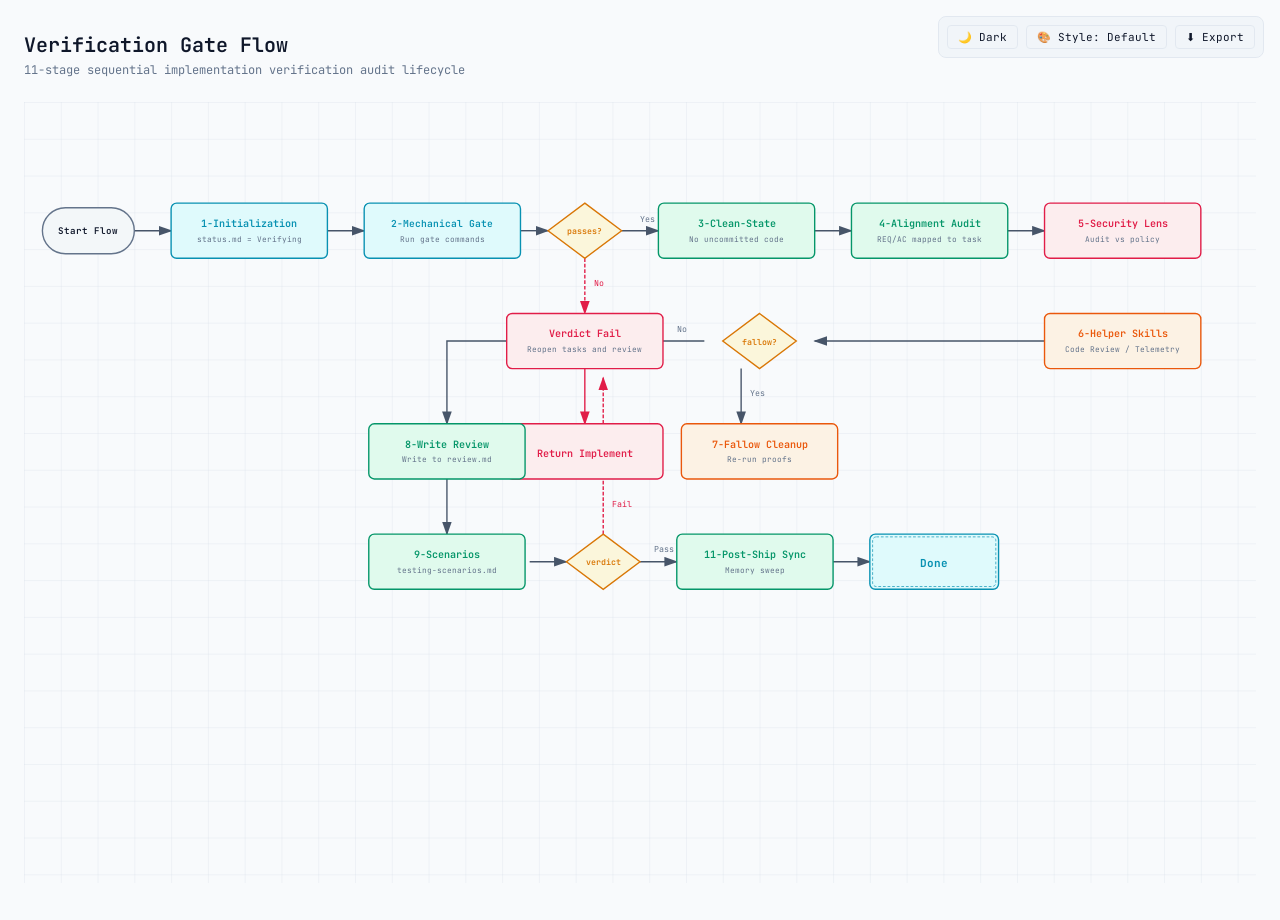
<file: documents/diagrams/corezero-verify-gate-interactive.html>
<!DOCTYPE html>
<html lang="en" data-theme="dark">
<head>
  <meta charset="UTF-8">
  <meta name="viewport" content="width=device-width, initial-scale=1.0">
  <title>Verification Gate Flow</title>
  <link href="https://fonts.googleapis.com/css2?family=JetBrains+Mono:wght@400;500;600;700&display=swap" rel="stylesheet">
  <style>
    :root[data-theme="dark"] {
      --bg: #020617; --grid: #1e293b;
      --text-primary: #f1f5f9; --text-secondary: #94a3b8;
      --border: #334155; --toolbar-bg: rgba(15,23,42,0.9);
      --fe-fill: rgba(8,51,68,0.4); --fe-stroke: #22d3ee;
      --be-fill: rgba(6,78,59,0.4); --be-stroke: #34d399;
      --db-fill: rgba(76,29,149,0.4); --db-stroke: #a78bfa;
      --cloud-fill: rgba(120,53,15,0.3); --cloud-stroke: #fbbf24;
      --sec-fill: rgba(136,19,55,0.4); --sec-stroke: #fb7185;
      --bus-fill: rgba(251,146,60,0.3); --bus-stroke: #fb923c;
      --ext-fill: rgba(30,41,59,0.5); --ext-stroke: #94a3b8;
      --fe-region-fill: rgba(8,51,68,0.05);
      --be-region-fill: rgba(6,78,59,0.04);
      --db-region-fill: rgba(76,29,149,0.05);
      --cloud-region-fill: rgba(120,53,15,0.07);
      --ext-region-fill: rgba(30,41,59,0.06);
      --arrow-color: #64748b; --arrow-rose: #fb7185;
    }
    :root[data-theme="light"] {
      --bg: #f8fafc; --grid: #cbd5e1;
      --text-primary: #0f172a; --text-secondary: #64748b;
      --border: #e2e8f0; --toolbar-bg: rgba(241,245,249,0.95);
      --fe-fill: rgba(207,250,254,0.6); --fe-stroke: #0891b2;
      --be-fill: rgba(209,250,229,0.6); --be-stroke: #059669;
      --db-fill: rgba(237,233,254,0.6); --db-stroke: #7c3aed;
      --cloud-fill: rgba(254,243,199,0.6); --cloud-stroke: #d97706;
      --sec-fill: rgba(255,228,230,0.6); --sec-stroke: #e11d48;
      --bus-fill: rgba(255,237,213,0.6); --bus-stroke: #ea580c;
      --ext-fill: rgba(241,245,249,0.6); --ext-stroke: #64748b;
      --fe-region-fill: rgba(207,250,254,0.1);
      --be-region-fill: rgba(209,250,229,0.1);
      --db-region-fill: rgba(237,233,254,0.1);
      --cloud-region-fill: rgba(254,243,199,0.1);
      --ext-region-fill: rgba(241,245,249,0.1);
      --arrow-color: #475569; --arrow-rose: #e11d48;
    }

    /* Blueprint Preset Overrides */
    :root[data-style="blueprint"] {
      --bg: #0b2545; --grid: #134074;
      --text-primary: #ffffff; --text-secondary: #8da9c4;
      --border: #134074; --toolbar-bg: rgba(11,37,69,0.9);
      --fe-fill: rgba(255,255,255,0.05); --fe-stroke: #ffffff;
      --be-fill: rgba(255,255,255,0.05); --be-stroke: #ffffff;
      --db-fill: rgba(255,255,255,0.05); --db-stroke: #ffffff;
      --cloud-fill: rgba(255,255,255,0.05); --cloud-stroke: #ffffff;
      --sec-fill: rgba(255,255,255,0.05); --sec-stroke: #ffffff;
      --bus-fill: rgba(255,255,255,0.05); --bus-stroke: #ffffff;
      --ext-fill: rgba(255,255,255,0.05); --ext-stroke: #ffffff;
      --fe-region-fill: transparent; --be-region-fill: transparent;
      --db-region-fill: transparent; --cloud-region-fill: transparent;
      --ext-region-fill: transparent;
      --arrow-color: #ffffff; --arrow-rose: #ffffff;
    }

    /* Notion Minimal Preset Overrides */
    :root[data-style="notion"][data-theme="light"] {
      --bg: #ffffff; --grid: #f1f1f1;
      --text-primary: #37352f; --text-secondary: #787774;
      --border: #dfdfde; --toolbar-bg: rgba(255,255,255,0.95);
      --fe-fill: #f2f1ee; --fe-stroke: #37352f;
      --be-fill: #f2f1ee; --be-stroke: #37352f;
      --db-fill: #f2f1ee; --db-stroke: #37352f;
      --cloud-fill: #f2f1ee; --cloud-stroke: #37352f;
      --sec-fill: #f2f1ee; --sec-stroke: #37352f;
      --bus-fill: #f2f1ee; --bus-stroke: #37352f;
      --ext-fill: #f2f1ee; --ext-stroke: #37352f;
      --fe-region-fill: transparent; --be-region-fill: transparent;
      --db-region-fill: transparent; --cloud-region-fill: transparent;
      --ext-region-fill: transparent;
      --arrow-color: #37352f; --arrow-rose: #37352f;
    }
    :root[data-style="notion"][data-theme="dark"] {
      --bg: #191919; --grid: #2c2c2c;
      --text-primary: #ffffff; --text-secondary: #9b9b9b;
      --border: #2c2c2c; --toolbar-bg: rgba(25,25,25,0.9);
      --fe-fill: #252525; --fe-stroke: #ffffff;
      --be-fill: #252525; --be-stroke: #ffffff;
      --db-fill: #252525; --db-stroke: #ffffff;
      --cloud-fill: #252525; --cloud-stroke: #ffffff;
      --sec-fill: #252525; --sec-stroke: #ffffff;
      --bus-fill: #252525; --bus-stroke: #ffffff;
      --ext-fill: #252525; --ext-stroke: #ffffff;
      --fe-region-fill: transparent; --be-region-fill: transparent;
      --db-region-fill: transparent; --cloud-region-fill: transparent;
      --ext-region-fill: transparent;
      --arrow-color: #ffffff; --arrow-rose: #ffffff;
    }

    * { box-sizing: border-box; margin: 0; padding: 0; }
    body {
      background: var(--bg);
      font-family: 'JetBrains Mono', monospace;
      color: var(--text-primary);
      min-height: 100vh;
      display: flex; flex-direction: column; align-items: center;
    }
    .toolbar {
      position: fixed; top: 16px; right: 16px;
      display: flex; gap: 8px; z-index: 100;
      background: var(--toolbar-bg);
      border: 1px solid var(--border);
      border-radius: 8px; padding: 8px;
      backdrop-filter: blur(8px);
    }
    .toolbar button {
      background: transparent; border: 1px solid var(--border);
      color: var(--text-primary); border-radius: 4px;
      padding: 4px 10px; font-size: 11px; font-family: inherit;
      cursor: pointer; transition: background 0.15s;
    }
    .toolbar button:hover { background: var(--border); }
    .export-wrap { position: relative; }
    .export-menu {
      display: none; position: absolute; top: 100%; right: 0; margin-top: 4px;
      background: var(--toolbar-bg); border: 1px solid var(--border);
      border-radius: 8px; padding: 6px; min-width: 180px;
      backdrop-filter: blur(8px); z-index: 200;
    }
    .export-menu.open { display: flex; flex-direction: column; gap: 4px; }
    .export-menu button { width: 100%; text-align: left; }
    .diagram-wrapper { padding: 32px 24px; width: 100%; max-width: 1400px; }
    h1.diagram-title { font-size: 20px; font-weight: 600; color: var(--text-primary); margin-bottom: 4px; }
    p.diagram-subtitle { font-size: 12px; color: var(--text-secondary); margin-bottom: 24px; }
    svg { width: 100%; height: auto; }
  </style>
</head>
<body>
  <div class="toolbar">
    <button id="btn-theme" title="Toggle theme (T)">🌙 Dark</button>
    <button id="btn-style" title="Cycle style presets (S)">🎨 Style: Default</button>
    <div class="export-wrap">
      <button id="btn-export" title="Export (E)">⬇ Export</button>
      <div class="export-menu" id="export-menu">
        <button id="exp-copy">📋 Copy PNG</button>
        <button id="exp-png">⬇ PNG (4×)</button>
        <button id="exp-jpeg">⬇ JPEG (4×)</button>
        <button id="exp-webp">⬇ WebP (4×)</button>
        <button id="exp-svg">⬇ SVG (dual-theme)</button>
      </div>
    </div>
  </div>

  <div class="diagram-wrapper">
    <h1 class="diagram-title">Verification Gate Flow</h1>
    <p class="diagram-subtitle">11-stage sequential implementation verification audit lifecycle</p>

    <svg id="diagram" viewBox="0 0 1340 850" xmlns="http://www.w3.org/2000/svg">
      <defs>
        <pattern id="grid" width="40" height="40" patternUnits="userSpaceOnUse">
          <path d="M 40 0 L 0 0 0 40" fill="none" stroke="var(--grid)" stroke-width="0.5"/>
        </pattern>
        <marker id="arrowhead" markerWidth="10" markerHeight="7" refX="9" refY="3.5" orient="auto">
          <polygon points="0 0, 10 3.5, 0 7" fill="var(--arrow-color)"/>
        </marker>
        <marker id="arrowhead-rose" markerWidth="10" markerHeight="7" refX="9" refY="3.5" orient="auto">
          <polygon points="0 0, 10 3.5, 0 7" fill="var(--arrow-rose)"/>
        </marker>
      </defs>

      <!-- Background -->
      <rect width="100%" height="100%" fill="var(--bg)"/>
      <rect width="100%" height="100%" fill="url(#grid)"/>

      <!-- ═══════════════════════════════════════════════════════════
           STEP 1: Connections drawn first (painter's order)
           ═══════════════════════════════════════════════════════════ -->
      <!-- Start to Phase 1 -->
      <line x1="120" y1="140" x2="160" y2="140" stroke="var(--arrow-color)" stroke-width="1.5" marker-end="url(#arrowhead)"/>

      <!-- Phase 1 to Phase 2 -->
      <line x1="330" y1="140" x2="370" y2="140" stroke="var(--arrow-color)" stroke-width="1.5" marker-end="url(#arrowhead)"/>

      <!-- Phase 2 to GPASS -->
      <line x1="540" y1="140" x2="570" y2="140" stroke="var(--arrow-color)" stroke-width="1.5" marker-end="url(#arrowhead)"/>

      <!-- GPASS No -> Verdict Fail -->
      <line x1="610" y1="170" x2="610" y2="230" stroke="var(--arrow-rose)" stroke-width="1.5" stroke-dasharray="4,2" marker-end="url(#arrowhead-rose)"/>
      <text x="620" y="200" fill="var(--arrow-rose)" font-size="9" font-family="'JetBrains Mono', monospace">No</text>

      <!-- Verdict Fail -> Return implement -->
      <line x1="610" y1="290" x2="610" y2="350" stroke="var(--arrow-rose)" stroke-width="1.5" marker-end="url(#arrowhead-rose)"/>

      <!-- GPASS Yes -> Phase 3 -->
      <line x1="650" y1="140" x2="690" y2="140" stroke="var(--arrow-color)" stroke-width="1.5" marker-end="url(#arrowhead)"/>
      <text x="670" y="130" fill="var(--text-secondary)" font-size="9" font-family="'JetBrains Mono', monospace">Yes</text>

      <!-- Phase 3 to Phase 4 -->
      <line x1="860" y1="140" x2="900" y2="140" stroke="var(--arrow-color)" stroke-width="1.5" marker-end="url(#arrowhead)"/>

      <!-- Phase 4 to Phase 5 -->
      <line x1="1070" y1="140" x2="1110" y2="140" stroke="var(--arrow-color)" stroke-width="1.5" marker-end="url(#arrowhead)"/>

      <!-- Phase 6 to FALLOW -->
      <line x1="1110" y1="260" x2="860" y2="260" stroke="var(--arrow-color)" stroke-width="1.5" marker-end="url(#arrowhead)"/>

      <!-- FALLOW Yes -> Phase 7 -->
      <line x1="780" y1="290" x2="780" y2="350" stroke="var(--arrow-color)" stroke-width="1.5" marker-end="url(#arrowhead)"/>
      <text x="790" y="320" fill="var(--text-secondary)" font-size="9" font-family="'JetBrains Mono', monospace">Yes</text>

      <!-- FALLOW No -> Phase 8 -->
      <path d="M 740 260 L 460 260 L 460 350" fill="none" stroke="var(--arrow-color)" stroke-width="1.5" marker-end="url(#arrowhead)"/>
      <text x="710" y="250" fill="var(--text-secondary)" font-size="9" font-family="'JetBrains Mono', monospace">No</text>

      <!-- Phase 7 to Phase 8 -->
      <line x1="690" y1="380" x2="550" y2="380" stroke="var(--arrow-color)" stroke-width="1.5" marker-end="url(#arrowhead)"/>

      <!-- Phase 8 to Phase 9 (down) -->
      <line x1="460" y1="410" x2="460" y2="470" stroke="var(--arrow-color)" stroke-width="1.5" marker-end="url(#arrowhead)"/>

      <!-- Phase 9 to VERDICT -->
      <line x1="550" y1="500" x2="590" y2="500" stroke="var(--arrow-color)" stroke-width="1.5" marker-end="url(#arrowhead)"/>

      <!-- VERDICT Fail -> Verdict Fail Box -->
      <line x1="630" y1="470" x2="630" y2="300" stroke="var(--arrow-rose)" stroke-width="1.5" stroke-dasharray="4,2" marker-end="url(#arrowhead-rose)"/>
      <text x="640" y="440" fill="var(--arrow-rose)" font-size="9" font-family="'JetBrains Mono', monospace">Fail</text>

      <!-- VERDICT Pass -> Phase 11 -->
      <line x1="670" y1="500" x2="710" y2="500" stroke="var(--arrow-color)" stroke-width="1.5" marker-end="url(#arrowhead)"/>
      <text x="685" y="490" fill="var(--text-secondary)" font-size="9" font-family="'JetBrains Mono', monospace">Pass</text>

      <!-- Phase 11 to DONE -->
      <line x1="880" y1="500" x2="920" y2="500" stroke="var(--arrow-color)" stroke-width="1.5" marker-end="url(#arrowhead)"/>


      <!-- ═══════════════════════════════════════════════════════════
           STEP 2: Component Nodes
           ═══════════════════════════════════════════════════════════ -->
      <!-- START Circle -->
      <g>
        <rect x="20" y="115" width="100" height="50" rx="25" fill="var(--bg)"/>
        <rect x="20" y="115" width="100" height="50" rx="25" fill="var(--ext-fill)" stroke="var(--ext-stroke)" stroke-width="1.5"/>
        <text x="70" y="144" fill="var(--text-primary)" font-size="10" font-weight="600" text-anchor="middle" font-family="'JetBrains Mono', monospace">Start Flow</text>
      </g>

      <!-- Phase 1 -->
      <g>
        <rect x="160" y="110" width="170" height="60" rx="6" fill="var(--bg)"/>
        <rect x="160" y="110" width="170" height="60" rx="6" fill="var(--fe-fill)" stroke="var(--fe-stroke)" stroke-width="1.5"/>
        <text x="245" y="136" fill="var(--fe-stroke)" font-size="11" font-weight="600" text-anchor="middle" font-family="'JetBrains Mono', monospace">1-Initialization</text>
        <text x="245" y="152" fill="var(--text-secondary)" font-size="8.5" text-anchor="middle" font-family="'JetBrains Mono', monospace">status.md = Verifying</text>
      </g>

      <!-- Phase 2 -->
      <g>
        <rect x="370" y="110" width="170" height="60" rx="6" fill="var(--bg)"/>
        <rect x="370" y="110" width="170" height="60" rx="6" fill="var(--fe-fill)" stroke="var(--fe-stroke)" stroke-width="1.5"/>
        <text x="455" y="136" fill="var(--fe-stroke)" font-size="10.5" font-weight="600" text-anchor="middle" font-family="'JetBrains Mono', monospace">2-Mechanical Gate</text>
        <text x="455" y="152" fill="var(--text-secondary)" font-size="8.5" text-anchor="middle" font-family="'JetBrains Mono', monospace">Run gate commands</text>
      </g>

      <!-- Decision GPASS -->
      <g>
        <polygon points="610,110 650,140 610,170 570,140" fill="var(--bg)"/>
        <polygon points="610,110 650,140 610,170 570,140" fill="var(--cloud-fill)" stroke="var(--cloud-stroke)" stroke-width="1.5"/>
        <text x="610" y="144" fill="var(--cloud-stroke)" font-size="9" font-weight="600" text-anchor="middle" font-family="'JetBrains Mono', monospace">passes?</text>
      </g>

      <!-- Verdict Fail Box -->
      <g>
        <rect x="525" y="230" width="170" height="60" rx="6" fill="var(--bg)"/>
        <rect x="525" y="230" width="170" height="60" rx="6" fill="var(--sec-fill)" stroke="var(--sec-stroke)" stroke-width="1.5"/>
        <text x="610" y="256" fill="var(--sec-stroke)" font-size="11" font-weight="600" text-anchor="middle" font-family="'JetBrains Mono', monospace">Verdict Fail</text>
        <text x="610" y="272" fill="var(--text-secondary)" font-size="8.5" text-anchor="middle" font-family="'JetBrains Mono', monospace">Reopen tasks and review</text>
      </g>

      <!-- Return Implement -->
      <g>
        <rect x="525" y="350" width="170" height="60" rx="6" fill="var(--bg)"/>
        <rect x="525" y="350" width="170" height="60" rx="6" fill="var(--sec-fill)" stroke="var(--sec-stroke)" stroke-width="1.5"/>
        <text x="610" y="386" fill="var(--sec-stroke)" font-size="11" font-weight="600" text-anchor="middle" font-family="'JetBrains Mono', monospace">Return Implement</text>
      </g>

      <!-- Phase 3 -->
      <g>
        <rect x="690" y="110" width="170" height="60" rx="6" fill="var(--bg)"/>
        <rect x="690" y="110" width="170" height="60" rx="6" fill="var(--be-fill)" stroke="var(--be-stroke)" stroke-width="1.5"/>
        <text x="775" y="136" fill="var(--be-stroke)" font-size="11" font-weight="600" text-anchor="middle" font-family="'JetBrains Mono', monospace">3-Clean-State</text>
        <text x="775" y="152" fill="var(--text-secondary)" font-size="8.5" text-anchor="middle" font-family="'JetBrains Mono', monospace">No uncommitted code</text>
      </g>

      <!-- Phase 4 -->
      <g>
        <rect x="900" y="110" width="170" height="60" rx="6" fill="var(--bg)"/>
        <rect x="900" y="110" width="170" height="60" rx="6" fill="var(--be-fill)" stroke="var(--be-stroke)" stroke-width="1.5"/>
        <text x="985" y="136" fill="var(--be-stroke)" font-size="11" font-weight="600" text-anchor="middle" font-family="'JetBrains Mono', monospace">4-Alignment Audit</text>
        <text x="985" y="152" fill="var(--text-secondary)" font-size="8.5" text-anchor="middle" font-family="'JetBrains Mono', monospace">REQ/AC mapped to task</text>
      </g>

      <!-- Phase 5 -->
      <g>
        <rect x="1110" y="110" width="170" height="60" rx="6" fill="var(--bg)"/>
        <rect x="1110" y="110" width="170" height="60" rx="6" fill="var(--sec-fill)" stroke="var(--sec-stroke)" stroke-width="1.5"/>
        <text x="1195" y="136" fill="var(--sec-stroke)" font-size="11" font-weight="600" text-anchor="middle" font-family="'JetBrains Mono', monospace">5-Security Lens</text>
        <text x="1195" y="152" fill="var(--text-secondary)" font-size="8.5" text-anchor="middle" font-family="'JetBrains Mono', monospace">Audit vs policy</text>
      </g>

      <!-- Phase 6 -->
      <g>
        <rect x="1110" y="230" width="170" height="60" rx="6" fill="var(--bg)"/>
        <rect x="1110" y="230" width="170" height="60" rx="6" fill="var(--bus-fill)" stroke="var(--bus-stroke)" stroke-width="1.5"/>
        <text x="1195" y="256" fill="var(--bus-stroke)" font-size="11" font-weight="600" text-anchor="middle" font-family="'JetBrains Mono', monospace">6-Helper Skills</text>
        <text x="1195" y="272" fill="var(--text-secondary)" font-size="8.5" text-anchor="middle" font-family="'JetBrains Mono', monospace">Code Review / Telemetry</text>
      </g>

      <!-- Decision FALLOW -->
      <g>
        <polygon points="800,230 840,260 800,290 760,260" fill="var(--bg)"/>
        <polygon points="800,230 840,260 800,290 760,260" fill="var(--cloud-fill)" stroke="var(--cloud-stroke)" stroke-width="1.5"/>
        <text x="800" y="264" fill="var(--cloud-stroke)" font-size="9" font-weight="600" text-anchor="middle" font-family="'JetBrains Mono', monospace">fallow?</text>
      </g>

      <!-- Phase 7 -->
      <g>
        <rect x="715" y="350" width="170" height="60" rx="6" fill="var(--bg)"/>
        <rect x="715" y="350" width="170" height="60" rx="6" fill="var(--bus-fill)" stroke="var(--bus-stroke)" stroke-width="1.5"/>
        <text x="800" y="376" fill="var(--bus-stroke)" font-size="11" font-weight="600" text-anchor="middle" font-family="'JetBrains Mono', monospace">7-Fallow Cleanup</text>
        <text x="800" y="392" fill="var(--text-secondary)" font-size="8.5" text-anchor="middle" font-family="'JetBrains Mono', monospace">Re-run proofs</text>
      </g>

      <!-- Phase 8 -->
      <g>
        <rect x="375" y="350" width="170" height="60" rx="6" fill="var(--bg)"/>
        <rect x="375" y="350" width="170" height="60" rx="6" fill="var(--be-fill)" stroke="var(--be-stroke)" stroke-width="1.5"/>
        <text x="460" y="376" fill="var(--be-stroke)" font-size="11" font-weight="600" text-anchor="middle" font-family="'JetBrains Mono', monospace">8-Write Review</text>
        <text x="460" y="392" fill="var(--text-secondary)" font-size="8.5" text-anchor="middle" font-family="'JetBrains Mono', monospace">Write to review.md</text>
      </g>

      <!-- Phase 9 -->
      <g>
        <rect x="375" y="470" width="170" height="60" rx="6" fill="var(--bg)"/>
        <rect x="375" y="470" width="170" height="60" rx="6" fill="var(--be-fill)" stroke="var(--be-stroke)" stroke-width="1.5"/>
        <text x="460" y="496" fill="var(--be-stroke)" font-size="11" font-weight="600" text-anchor="middle" font-family="'JetBrains Mono', monospace">9-Scenarios</text>
        <text x="460" y="512" fill="var(--text-secondary)" font-size="8.5" text-anchor="middle" font-family="'JetBrains Mono', monospace">testing-scenarios.md</text>
      </g>

      <!-- Decision VERDICT -->
      <g>
        <polygon points="630,470 670,500 630,530 590,500" fill="var(--bg)"/>
        <polygon points="630,470 670,500 630,530 590,500" fill="var(--cloud-fill)" stroke="var(--cloud-stroke)" stroke-width="1.5"/>
        <text x="630" y="504" fill="var(--cloud-stroke)" font-size="9" font-weight="600" text-anchor="middle" font-family="'JetBrains Mono', monospace">verdict</text>
      </g>

      <!-- Phase 11 -->
      <g>
        <rect x="710" y="470" width="170" height="60" rx="6" fill="var(--bg)"/>
        <rect x="710" y="470" width="170" height="60" rx="6" fill="var(--be-fill)" stroke="var(--be-stroke)" stroke-width="1.5"/>
        <text x="795" y="496" fill="var(--be-stroke)" font-size="11" font-weight="600" text-anchor="middle" font-family="'JetBrains Mono', monospace">11-Post-Ship Sync</text>
        <text x="795" y="512" fill="var(--text-secondary)" font-size="8.5" text-anchor="middle" font-family="'JetBrains Mono', monospace">Memory sweep</text>
      </g>

      <!-- Done Box -->
      <g>
        <rect x="920" y="470" width="140" height="60" rx="6" fill="var(--bg)"/>
        <rect x="920" y="470" width="140" height="60" rx="6" fill="var(--fe-fill)" stroke="var(--fe-stroke)" stroke-width="1.5"/>
        <!-- Inner double border -->
        <rect x="923" y="473" width="134" height="54" rx="4" fill="none" stroke="var(--fe-stroke)" stroke-width="0.75" stroke-dasharray="3,2"/>
        <text x="990" y="506" fill="var(--fe-stroke)" font-size="12" font-weight="700" text-anchor="middle" font-family="'JetBrains Mono', monospace">Done</text>
      </g>

    </svg>
  </div>

  <script>
  (() => {
    const root = document.documentElement;
    const btnTheme = document.getElementById('btn-theme');
    const btnStyle = document.getElementById('btn-style');
    
    // Theme logic
    const savedTheme = localStorage.getItem('arch-theme');
    const prefersDark = window.matchMedia('(prefers-color-scheme: dark)').matches;
    let theme = savedTheme || (prefersDark ? 'dark' : 'light');

    function applyTheme(t) {
      theme = t;
      root.setAttribute('data-theme', t);
      btnTheme.textContent = t === 'dark' ? '☀ Light' : '🌙 Dark';
      localStorage.setItem('arch-theme', t);
    }
    applyTheme(theme);
    btnTheme.addEventListener('click', () => applyTheme(theme === 'dark' ? 'light' : 'dark'));

    // Style logic
    const savedStyle = localStorage.getItem('arch-style') || 'default';
    let currentStyle = savedStyle;

    function applyStyle(s) {
      currentStyle = s;
      if (s === 'default') {
        root.removeAttribute('data-style');
      } else {
        root.setAttribute('data-style', s);
      }
      btnStyle.textContent = `🎨 Style: ${s.charAt(0).toUpperCase() + s.slice(1)}`;
      localStorage.setItem('arch-style', s);
    }
    applyStyle(currentStyle);
    
    const stylesList = ['default', 'blueprint', 'notion'];
    btnStyle.addEventListener('click', () => {
      const idx = stylesList.indexOf(currentStyle);
      const nextStyle = stylesList[(idx + 1) % stylesList.length];
      applyStyle(nextStyle);
    });

    const btnExport = document.getElementById('btn-export');
    const exportMenu = document.getElementById('export-menu');
    btnExport.addEventListener('click', e => { e.stopPropagation(); exportMenu.classList.toggle('open'); });
    document.addEventListener('click', () => exportMenu.classList.remove('open'));

    const svgEl = document.getElementById('diagram');
    const SCALE = 4;
    const TITLE = (document.querySelector('h1.diagram-title')?.textContent || 'diagram').trim().replace(/\s+/g, '-');

    function svgToPng(scale, format) {
      return new Promise(resolve => {
        const clone = svgEl.cloneNode(true);
        const [,, w, h] = svgEl.getAttribute('viewBox').split(' ').map(Number);
        clone.setAttribute('width', w * scale);
        clone.setAttribute('height', h * scale);
        const cs = getComputedStyle(root);
        const vars = ['--bg','--grid','--text-primary','--text-secondary','--border'];
        const styleEl = document.createElementNS('http://www.w3.org/2000/svg', 'style');
        styleEl.textContent = `:root{${vars.map(v => `${v}:${cs.getPropertyValue(v).trim()}`).join(';')}}`;
        clone.prepend(styleEl);
        const blob = new Blob([new XMLSerializer().serializeToString(clone)], {type: 'image/svg+xml'});
        const url = URL.createObjectURL(blob);
        const img = new Image();
        img.onload = () => {
          const canvas = document.createElement('canvas');
          canvas.width = w * scale; canvas.height = h * scale;
          canvas.getContext('2d').drawImage(img, 0, 0);
          URL.revokeObjectURL(url);
          const mime = {jpeg:'image/jpeg', webp:'image/webp'}[format] || 'image/png';
          canvas.toBlob(resolve, mime, 0.95);
        };
        img.src = url;
      });
    }

    function dl(blob, name) {
      const a = Object.assign(document.createElement('a'), {href: URL.createObjectURL(blob), download: name});
      a.click();
      setTimeout(() => URL.revokeObjectURL(a.href), 5000);
    }

    document.getElementById('exp-copy').addEventListener('click', async () => {
      const blob = await svgToPng(2, 'png');
      await navigator.clipboard.write([new ClipboardItem({'image/png': blob})]);
    });
    document.getElementById('exp-png').addEventListener('click',  async () => dl(await svgToPng(SCALE,'png'),  `${TITLE}.png`));
    document.getElementById('exp-jpeg').addEventListener('click', async () => dl(await svgToPng(SCALE,'jpeg'), `${TITLE}.jpg`));
    document.getElementById('exp-webp').addEventListener('click', async () => dl(await svgToPng(SCALE,'webp'), `${TITLE}.webp`));
    document.getElementById('exp-svg').addEventListener('click', () => {
      const clone = svgEl.cloneNode(true);
      const style = document.createElementNS('http://www.w3.org/2000/svg', 'style');
      const cssDark = [
        '--bg:#020617;--grid:#1e293b;--text-primary:#f1f5f9;--text-secondary:#94a3b8;--border:#334155;',
        '--fe-fill:rgba(8,51,68,0.4);--fe-stroke:#22d3ee;',
        '--be-fill:rgba(6,78,59,0.4);--be-stroke:#34d399;',
        '--db-fill:rgba(76,29,149,0.4);--db-stroke:#a78bfa;',
        '--cloud-fill:rgba(120,53,15,0.3);--cloud-stroke:#fbbf24;',
        '--sec-fill:rgba(136,19,55,0.4);--sec-stroke:#fb7185;',
        '--bus-fill:rgba(251,146,60,0.3);--bus-stroke:#fb923c;',
        '--ext-fill:rgba(30,41,59,0.5);--ext-stroke:#94a3b8;',
        '--fe-region-fill:rgba(8,51,68,0.05);--be-region-fill:rgba(6,78,59,0.04);',
        '--db-region-fill:rgba(76,29,149,0.05);--cloud-region-fill:rgba(120,53,15,0.07);',
        '--ext-region-fill:rgba(30,41,59,0.06);',
        '--arrow-color:#64748b;--arrow-rose:#fb7185;'
      ].join('');
      const cssLight = [
        '--bg:#f8fafc;--grid:#cbd5e1;--text-primary:#0f172a;--text-secondary:#64748b;--border:#e2e8f0;',
        '--fe-fill:rgba(207,250,254,0.6);--fe-stroke:#0891b2;',
        '--be-fill:rgba(209,250,229,0.6);--be-stroke:#059669;',
        '--db-fill:rgba(237,233,254,0.6);--db-stroke:#7c3aed;',
        '--cloud-fill:rgba(254,243,199,0.6);--cloud-stroke:#d97706;',
        '--sec-fill:rgba(255,228,230,0.6);--sec-stroke:#e11d48;',
        '--bus-fill:rgba(255,237,213,0.6);--bus-stroke:#ea580c;',
        '--ext-fill:rgba(241,245,249,0.6);--ext-stroke:#64748b;',
        '--fe-region-fill:rgba(207,250,254,0.1);--be-region-fill:rgba(209,250,229,0.1);',
        '--db-region-fill:rgba(237,233,254,0.1);--cloud-region-fill:rgba(254,243,199,0.1);',
        '--ext-region-fill:rgba(241,245,249,0.1);',
        '--arrow-color:#475569;--arrow-rose:#e11d48;'
      ].join('');
      style.textContent = [
        `:root{${cssDark}}`,
        `@media(prefers-color-scheme:light){:root{${cssLight}}}`
      ].join('');
      clone.prepend(style);
      dl(new Blob([new XMLSerializer().serializeToString(clone)], {type:'image/svg+xml'}), `${TITLE}.svg`);
    });

    document.addEventListener('keydown', e => {
      if (['INPUT','TEXTAREA'].includes(e.target.tagName)) return;
      if (e.key === 't' || e.key === 'T') applyTheme(theme === 'dark' ? 'light' : 'dark');
      if (e.key === 's' || e.key === 'S') {
        const idx = stylesList.indexOf(currentStyle);
        const nextStyle = stylesList[(idx + 1) % stylesList.length];
        applyStyle(nextStyle);
      }
      if (e.key === 'e' || e.key === 'E') exportMenu.classList.toggle('open');
    });
  })();
  </script>
</body>
</html>
</file>
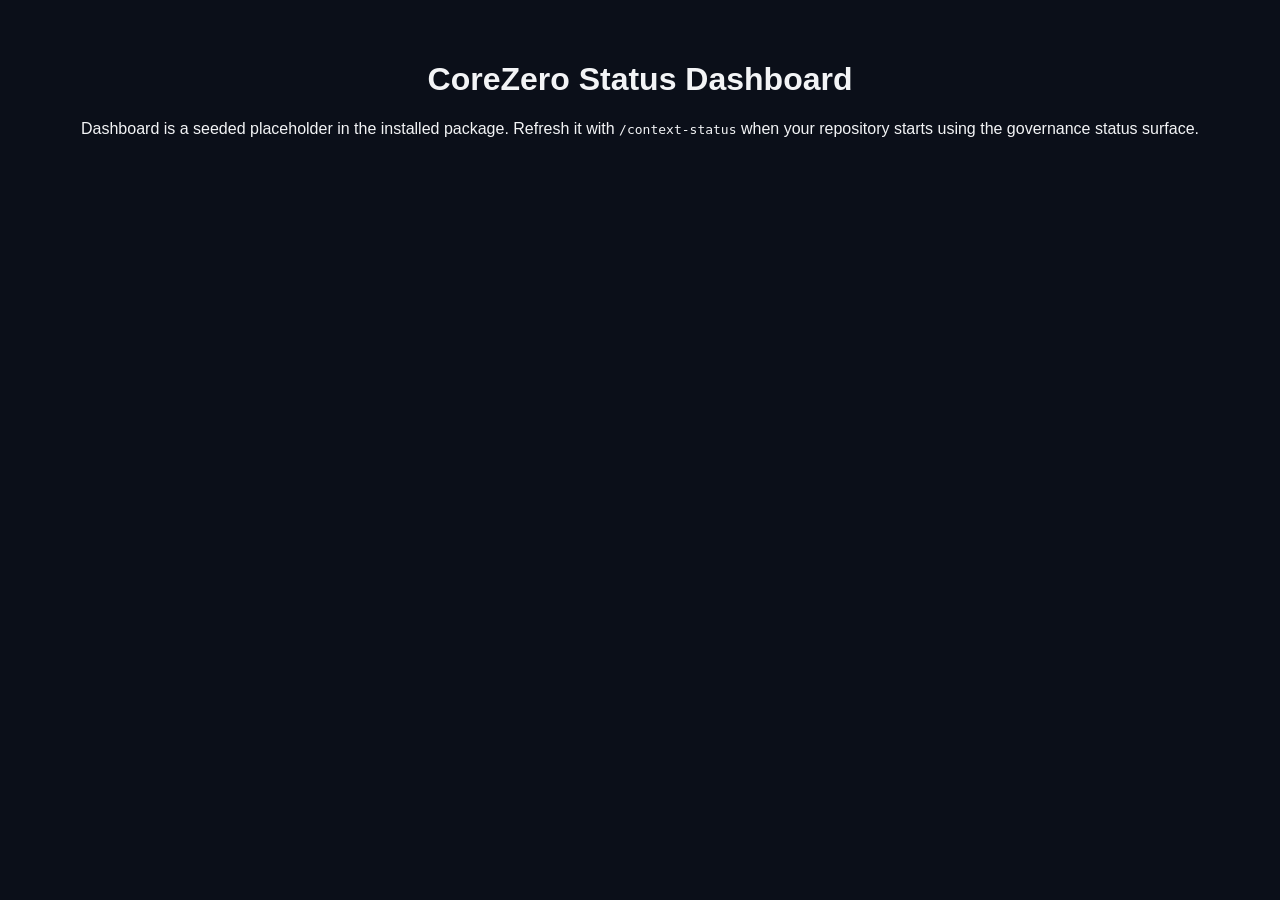
<file: kit/core-zero/generated/dashboard.html>
<!DOCTYPE html>
<html lang="en">
<head>
    <meta charset="UTF-8">
    <title>CoreZero Status Dashboard</title>
    <style>
        body {
            font-family: sans-serif;
            background-color: #0b0f19;
            color: #f3f4f6;
            padding: 2rem;
            text-align: center;
        }
    </style>
</head>
<body>
    <h1>CoreZero Status Dashboard</h1>
    <p>Dashboard is a seeded placeholder in the installed package. Refresh it with <code>/context-status</code> when your repository starts using the governance status surface.</p>
</body>
</html>
</file>
